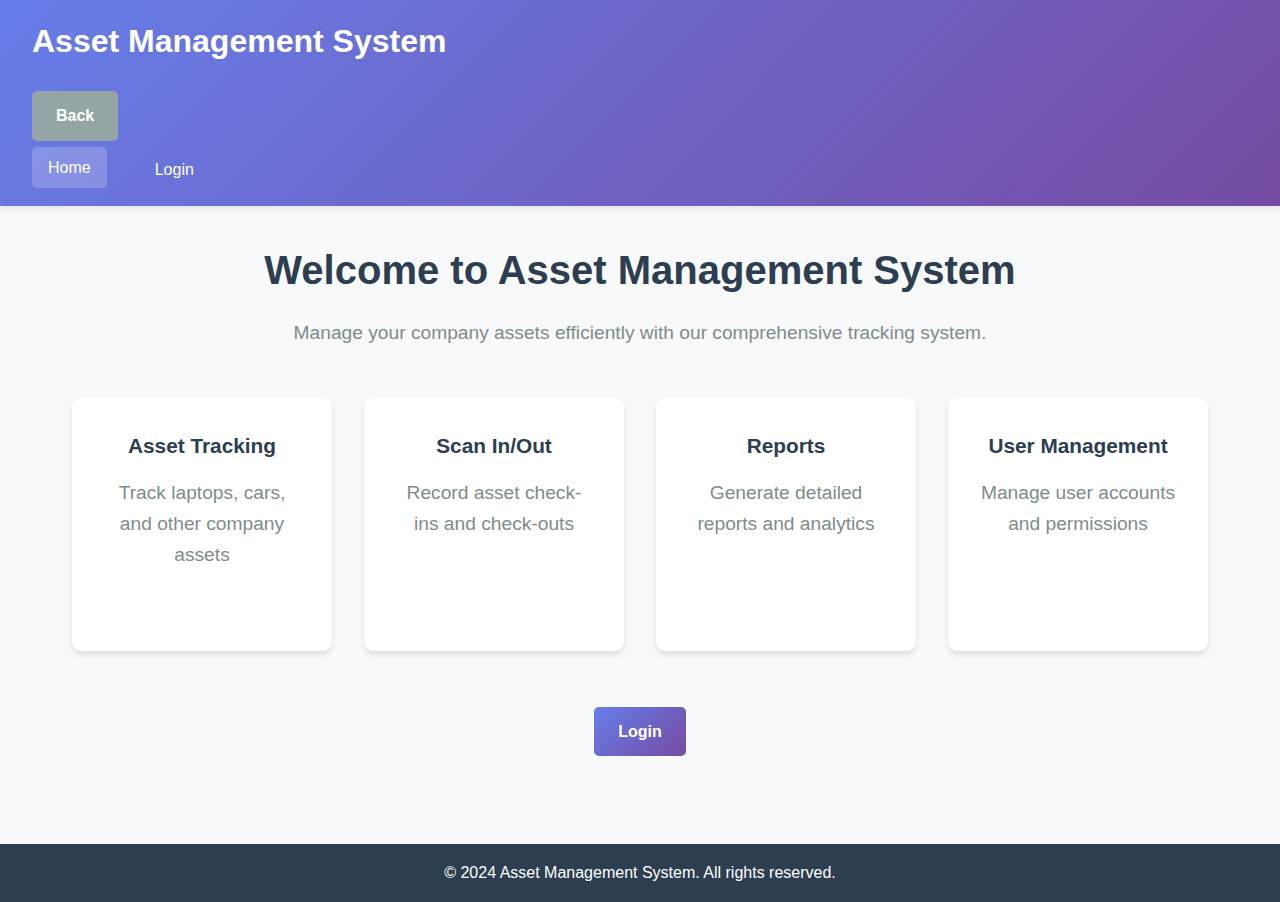
<file: index.html>
<!DOCTYPE html>
<html lang="en">
<head>
    <meta charset="UTF-8">
    <meta name="viewport" content="width=device-width, initial-scale=1.0">
    <title>Asset Management System</title>
    <link rel="stylesheet" href="styles.css">
</head>
<body>
    <div class="container">
        <header class="header">
            <h1>Asset Management System</h1>
            <a href="javascript:history.back()" class="btn btn-secondary" style="margin-left:auto">Back</a>
            <nav class="nav">
                <a href="index.html" class="nav-link active">Home</a>
                <a href="login.html" class="nav-link">Login</a>
                <a href="dashboard.html" class="nav-link">Dashboard</a>
            </nav>
        </header>

        <main class="main-content">
            <div class="welcome-section">
                <h2>Welcome to Asset Management System</h2>
                <p>Manage your company assets efficiently with our comprehensive tracking system.</p>
                
                <div class="feature-grid">
                    <div class="feature-card">
                        <h3>Asset Tracking</h3>
                        <p>Track laptops, cars, and other company assets</p>
                    </div>
                    <div class="feature-card">
                        <h3>Scan In/Out</h3>
                        <p>Record asset check-ins and check-outs</p>
                    </div>
                    <div class="feature-card">
                        <h3>Reports</h3>
                        <p>Generate detailed reports and analytics</p>
                    </div>
                    <div class="feature-card">
                        <h3>User Management</h3>
                        <p>Manage user accounts and permissions</p>
                    </div>
                </div>

                <div class="cta-buttons">
                    <a href="login.html" class="btn btn-primary">Login</a>
                </div>
            </div>
        </main>

        <footer class="footer">
            <p>&copy; 2024 Asset Management System. All rights reserved.</p>
        </footer>
    </div>

    <script src="app.js"></script>
</body>
</html>
</file>
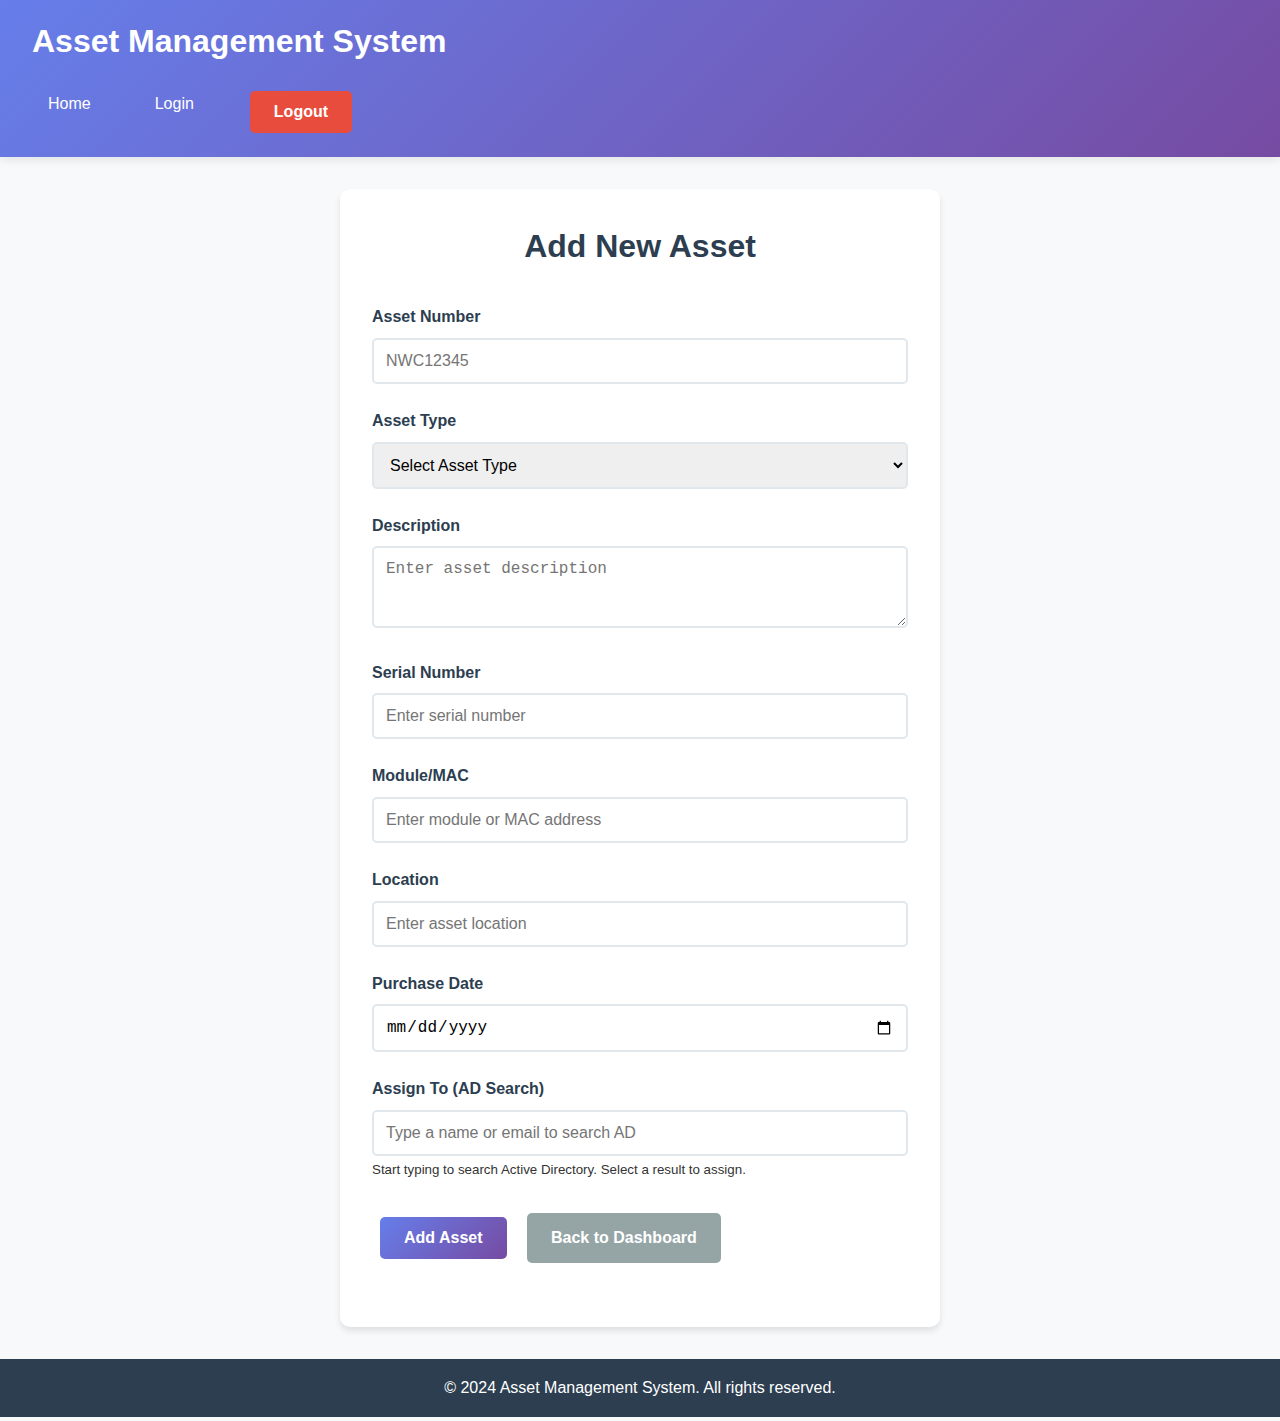
<file: add-asset.html>
<!DOCTYPE html>
<html lang="en">
<head>
    <meta charset="UTF-8">
    <meta name="viewport" content="width=device-width, initial-scale=1.0">
    <title>Add Asset - Asset Management System</title>
    <link rel="stylesheet" href="styles.css">
    <style>
        .form-container {
            max-width: 600px;
        }
    </style>
</head>
<body>
    <div class="container">
        <header class="header">
            <h1>Asset Management System</h1>
            <nav class="nav">
                <a href="index.html" class="nav-link">Home</a>
                <a href="login.html" class="nav-link">Login</a>
                <a href="dashboard.html" class="nav-link">Dashboard</a>
                <button id="logoutBtn" class="btn btn-danger ml-auto">Logout</button>
            </nav>
        </header>

        <main class="main-content">
            <div class="form-container">
                <h2 class="form-title">Add New Asset</h2>
                
                <form id="addAssetForm">
                    <div class="form-group">
                        <label for="assetNumber">Asset Number</label>
                        <input type="text" id="assetNumber" name="assetNumber" required placeholder="NWC12345">
                    </div>
                    
                    <div class="form-group">
                        <label for="assetType">Asset Type</label>
                        <select id="assetType" name="assetType" required>
                            <option value="">Select Asset Type</option>
                            <option value="laptop">Laptop</option>
                            <option value="desktop">Desktop Computer</option>
                            <option value="monitor">Monitor</option>
                            <option value="printer">Printer</option>
                            <option value="phone">Phone</option>
                            <option value="tablet">Tablet</option>
                            <option value="car">Company Car</option>
                            <option value="other">Other</option>
                        </select>
                    </div>
                    
                    <div class="form-group">
                        <label for="description">Description</label>
                        <textarea id="description" name="description" rows="3" placeholder="Enter asset description"></textarea>
                    </div>

                    <div class="form-group">
                        <label for="serialNumber">Serial Number</label>
                        <input type="text" id="serialNumber" name="serialNumber" placeholder="Enter serial number">
                    </div>

                    <div class="form-group">
                        <label for="moduleOrMac">Module/MAC</label>
                        <input type="text" id="moduleOrMac" name="moduleOrMac" placeholder="Enter module or MAC address">
                    </div>
                    
                    <div class="form-group">
                        <label for="location">Location</label>
                        <input type="text" id="location" name="location" required placeholder="Enter asset location">
                    </div>
                    
                    <div class="form-group">
                        <label for="purchaseDate">Purchase Date</label>
                        <input type="date" id="purchaseDate" name="purchaseDate">
                    </div>
                    
                    <div class="form-group">
                        <label for="adSearch">Assign To (AD Search)</label>
                        <input type="text" id="adSearch" placeholder="Type a name or email to search AD">
                        <datalist id="adResults"></datalist>
                        <input type="hidden" id="assignedTo" name="assignedTo">
                        <small>Start typing to search Active Directory. Select a result to assign.</small>
                    </div>
                    
                    <div class="form-group">
                        <button type="submit" class="btn btn-primary">Add Asset</button>
                        <a href="dashboard.html" class="btn btn-secondary">Back to Dashboard</a>
                    </div>
                </form>
            </div>
        </main>

        <footer class="footer">
            <p>&copy; 2024 Asset Management System. All rights reserved.</p>
        </footer>
    </div>

    <script src="app.js"></script>
    <script>
        // AD search hookup
        document.addEventListener('DOMContentLoaded', function() {
            const searchInput = document.getElementById('adSearch');
            const resultsList = document.getElementById('adResults');
            const assignedToInput = document.getElementById('assignedTo');

            function updateResults() {
                const term = searchInput.value.trim();
                resultsList.innerHTML = '';
                if (!term) return;
                const results = window.app?.searchActiveDirectory(term) || [];
                results.forEach(r => {
                    const option = document.createElement('option');
                    option.value = `${r.name} <${r.email}>`;
                    resultsList.appendChild(option);
                });
                searchInput.setAttribute('list', 'adResults');
            }

            searchInput.addEventListener('input', updateResults);
            searchInput.addEventListener('change', function() {
                assignedToInput.value = this.value;
            });
        });
    </script>
</body>
</html>
</file>
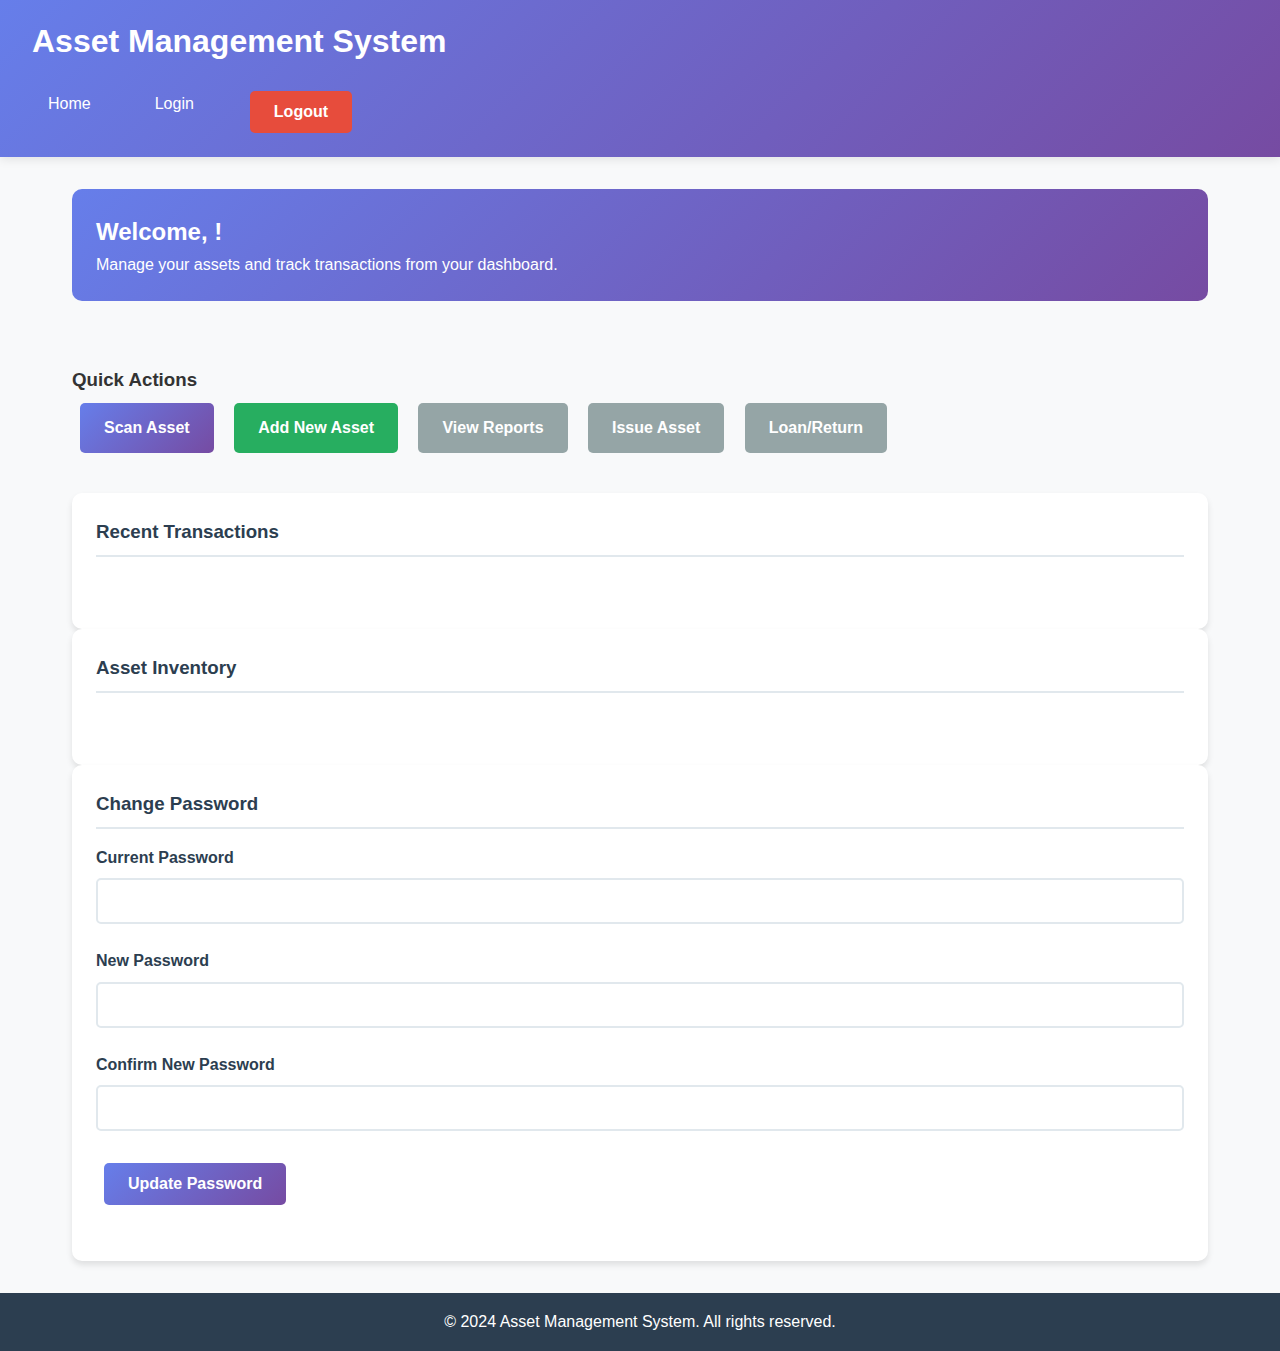
<file: dashboard.html>
<!DOCTYPE html>
<html lang="en">
<head>
    <meta charset="UTF-8">
    <meta name="viewport" content="width=device-width, initial-scale=1.0">
    <title>Dashboard - Asset Management System</title>
    <link rel="stylesheet" href="styles.css">
    <style>
        .stat-number {
            font-size: 2.5rem;
            font-weight: bold;
            color: #667eea;
            margin: 0;
        }
        .badge {
            padding: 4px 8px;
            border-radius: 12px;
            font-size: 0.8rem;
            font-weight: 600;
        }
        .badge.success {
            background-color: #d4edda;
            color: #155724;
        }
        .badge.warning {
            background-color: #fff3cd;
            color: #856404;
        }
        .btn-sm {
            padding: 6px 12px;
            font-size: 0.875rem;
        }
        .dashboard-actions {
            margin-bottom: 2rem;
        }
        .welcome-message {
            background: linear-gradient(135deg, #667eea 0%, #764ba2 100%);
            color: white;
            padding: 1.5rem;
            border-radius: 10px;
            margin-bottom: 2rem;
        }
    </style>
</head>
<body>
    <div class="container">
        <header class="header">
            <h1>Asset Management System</h1>
            <nav class="nav">
                <a href="index.html" class="nav-link">Home</a>
                <a href="login.html" class="nav-link">Login</a>
                <a href="dashboard.html" class="nav-link active">Dashboard</a>
                <button id="logoutBtn" class="btn btn-danger ml-auto">Logout</button>
            </nav>
        </header>

        <main class="main-content">
            <div id="dashboard">
                <div class="welcome-message">
                    <h2>Welcome, <span id="welcomeName"></span>!</h2>
                    <p>Manage your assets and track transactions from your dashboard.</p>
                </div>

                <!-- Dashboard Statistics -->
                <div class="dashboard-grid" id="dashboardStats">
                    <!-- Stats will be loaded here by JavaScript -->
                </div>

                <!-- Quick Actions -->
                <div class="dashboard-actions">
                    <h3>Quick Actions</h3>
                    <div class="flex-gap-wrap">
                        <a href="scan.html" class="btn btn-primary">Scan Asset</a>
                        <a href="add-asset.html" class="btn btn-success">Add New Asset</a>
                        <a href="reports.html" class="btn btn-secondary">View Reports</a>
                        <a href="issue-asset.html" class="btn btn-secondary">Issue Asset</a>
                        <a href="loan-return.html" class="btn btn-secondary">Loan/Return</a>
                    </div>
                </div>

                <!-- Recent Transactions -->
                <div class="dashboard-card">
                    <h3>Recent Transactions</h3>
                    <div class="table-container" id="recentTransactions">
                        <!-- Transactions will be loaded here by JavaScript -->
                    </div>
                </div>

                <!-- Asset List -->
                <div class="dashboard-card">
                    <h3>Asset Inventory</h3>
                    <div class="table-container" id="assetList">
                        <!-- Assets will be loaded here by JavaScript -->
                    </div>
                </div>

                <!-- Change Password -->
                <div class="dashboard-card">
                    <h3>Change Password</h3>
                    <form id="changePasswordForm" class="grid-auto-fit">
                        <div class="form-group">
                            <label for="currentPassword">Current Password</label>
                            <input type="password" id="currentPassword" name="currentPassword" required>
                        </div>
                        <div class="form-group">
                            <label for="newPassword">New Password</label>
                            <input type="password" id="newPassword" name="newPassword" required>
                        </div>
                        <div class="form-group">
                            <label for="confirmPassword">Confirm New Password</label>
                            <input type="password" id="confirmPassword" name="confirmPassword" required>
                        </div>
                        <div class="form-group">
                            <button type="submit" class="btn btn-primary">Update Password</button>
                        </div>
                    </form>
                </div>
            </div>
        </main>

        <footer class="footer">
            <p>&copy; 2024 Asset Management System. All rights reserved.</p>
        </footer>
    </div>

    <script src="app.js"></script>
</body>
</html>
</file>
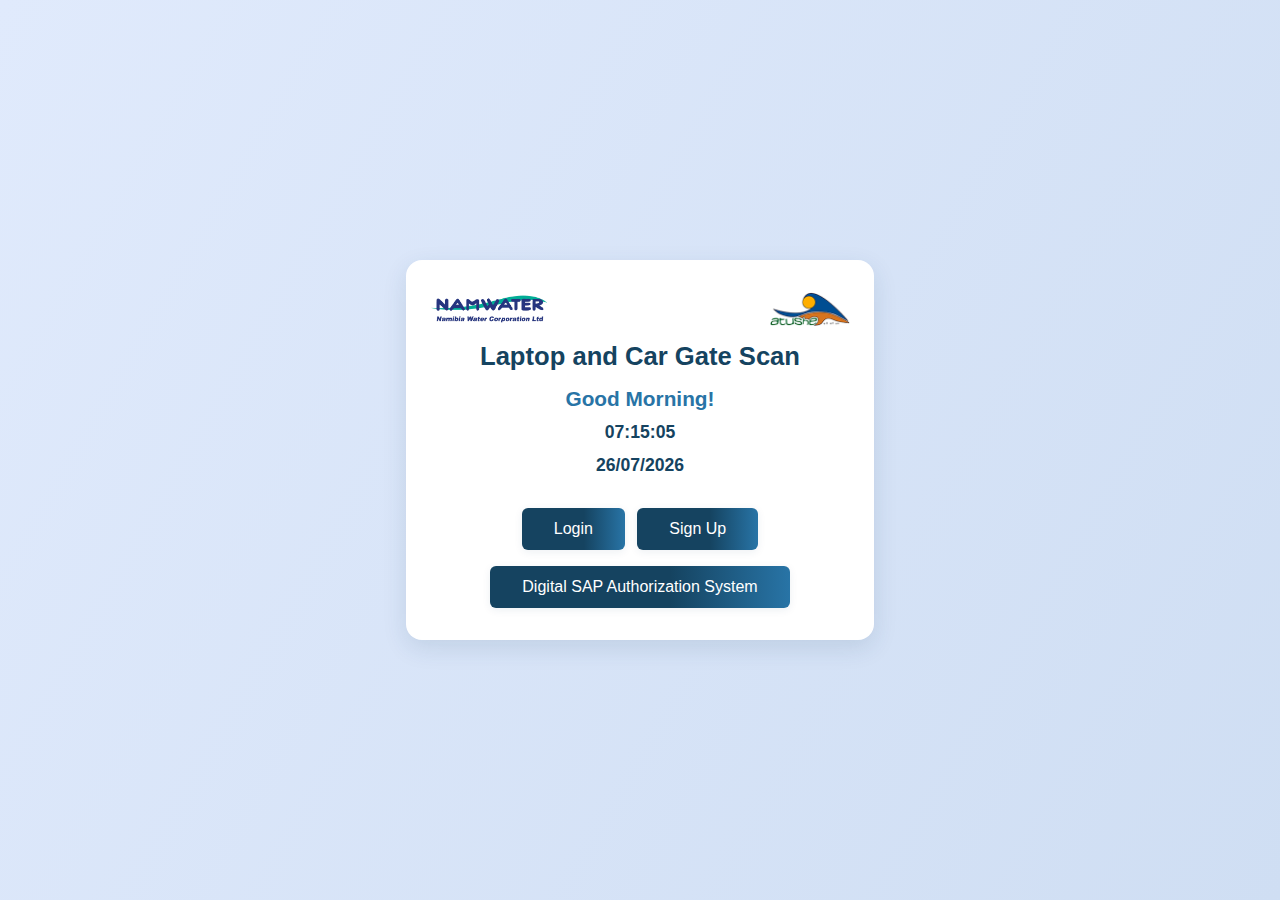
<file: homep.html>
<!DOCTYPE html>
<html lang="en">

<head>
    <meta charset="UTF-8">
    <meta name="viewport" content="width=device-width, initial-scale=1.0">
    <title>Home page</title>
    <style>
        body {
            font-family: 'Segoe UI', Arial, sans-serif;
            background: linear-gradient(120deg, #e0eafc 0%, #cfdef3 100%);
            min-height: 100vh;
            margin: 0;
            display: flex;
            justify-content: center;
            align-items: center;
        }
        .container {
            width: 100%;
            max-width: 420px;
            background: #fff;
            border-radius: 16px;
            box-shadow: 0 8px 24px rgba(21,67,96,0.12);
            padding: 32px 24px 24px 24px;
            position: relative;
        }
        .image-container {
            display: flex;
            justify-content: space-between;
            align-items: center;
            margin-bottom: 16px;
        }
        .top-left {
            width: 120px;
            height: auto;
        }
        .top-right {
            width: 80px;
            height: auto;
        }
        .nam {
            text-align: center;
            margin-bottom: 16px;
        }
        .nam h2 {
            font-size: 1.6rem;
            color: #154360;
            margin: 0;
        }
        #datetime {
            text-align: center;
            margin-bottom: 24px;
        }
        #greeting {
            font-size: 1.3rem;
            color: #2874A6;
            margin-bottom: 8px;
        }
        #time, #date {
            font-size: 1.1rem;
            color: #154360;
            margin-bottom: 4px;
        }
        .links {
            text-align: center;
            margin-top: 12px;
        }
        .btn {
            background: linear-gradient(90deg, #154360 60%, #2874A6 100%);
            color: #fff;
            padding: 12px 32px;
            border: none;
            border-radius: 6px;
            font-size: 1rem;
            font-weight: 500;
            text-decoration: none;
            margin: 8px 4px;
            box-shadow: 0 2px 8px rgba(21,67,96,0.08);
            transition: background 0.2s, box-shadow 0.2s;
            display: inline-block;
        }
        .btn:hover {
            background: linear-gradient(90deg, #D35400 60%, #E74C3C 100%);
            box-shadow: 0 4px 16px rgba(211,84,0,0.12);
        }
        @media (max-width: 600px) {
            .container {
                max-width: 98vw;
                padding: 16px 4vw;
            }
            .top-left, .top-right {
                width: 60px;
            }
            .nam h2 {
                font-size: 1.1rem;
            }
        }
    </style>
</head>
<body>
    <div class="container">
        <div class="image-container">
            <img src="logo.png" alt="Logo" class="top-left">
            <img src="atushelogo.png" alt="Atushe Logo" class="top-right">
        </div>
        <div class="nam">
            <h2>Laptop and Car Gate Scan</h2>
        </div>
        <div id="datetime">
            <h1 id="greeting">Good Morning!</h1>
            <h1 id="time"></h1>
            <h1 id="date"></h1>
        </div>
        <div class="links">
            <a href="login.html" class="btn">Login</a>
            <a href="register.html" class="btn">Sign Up</a>
            <a href="SAP forms.html" class="btn">Digital SAP Authorization System</a>
        </div>
    </div>
    <script>
        function updateTime() {
            var now = new Date();
            var hours = now.getHours();
            var minutes = now.getMinutes();
            var seconds = now.getSeconds();
            var day = now.getDate();
            var month = now.getMonth() + 1;
            var year = now.getFullYear();
            hours = hours < 10 ? '0' + hours : hours;
            minutes = minutes < 10 ? '0' + minutes : minutes;
            seconds = seconds < 10 ? '0' + seconds : seconds;
            day = day < 10 ? '0' + day : day;
            month = month < 10 ? '0' + month : month;
            document.getElementById('time').innerText = hours + ':' + minutes + ':' + seconds;
            document.getElementById('date').innerText = day + '/' + month + '/' + year;
            var greeting = document.getElementById('greeting');
            if (hours < 12) {
                greeting.innerText = "Good Morning!";
            } else if (hours < 18) {
                greeting.innerText = "Good Afternoon!";
            } else {
                greeting.innerText = "Good Evening!";
            }
        }
        setInterval(updateTime, 1000);
        updateTime();
    </script>
</body>
</html>
</file>
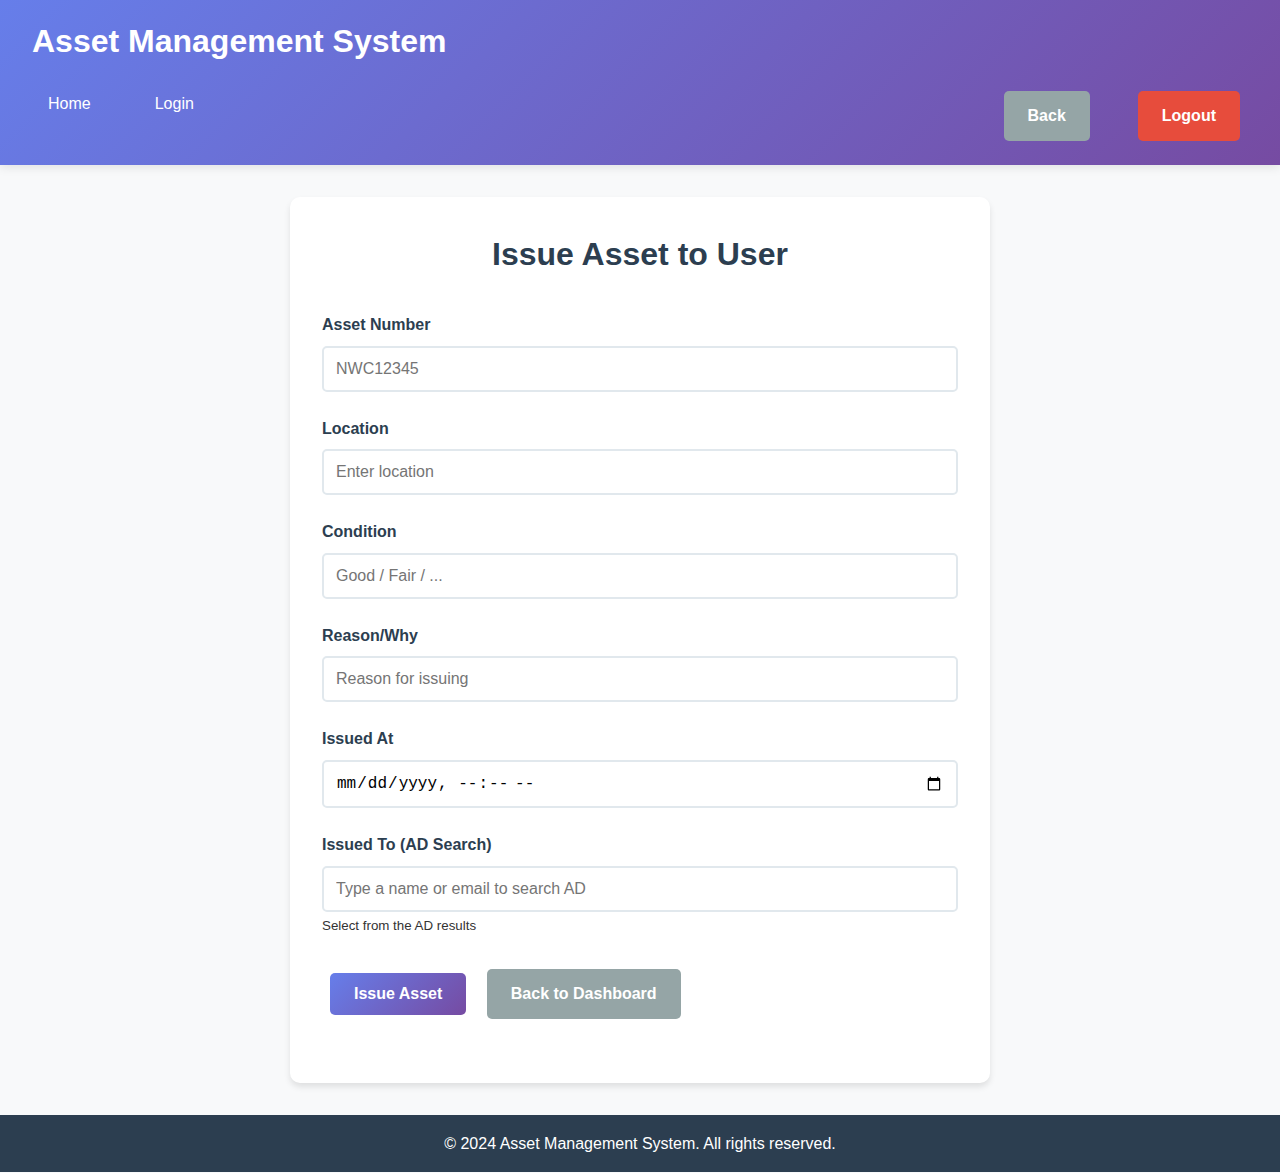
<file: issue-asset.html>
<!DOCTYPE html>
<html lang="en">
<head>
	<meta charset="UTF-8">
	<meta name="viewport" content="width=device-width, initial-scale=1.0">
	<title>Issue Asset - Asset Management System</title>
	<link rel="stylesheet" href="styles.css">
	<style>
		.form-container { max-width: 700px; }
	</style>
</head>
<body>
	<div class="container">
		<header class="header">
			<h1>Asset Management System</h1>
			<nav class="nav">
				<a href="index.html" class="nav-link">Home</a>
				<a href="login.html" class="nav-link">Login</a>
				<a href="dashboard.html" class="nav-link">Dashboard</a>
				<a href="javascript:history.back()" class="btn btn-secondary" style="margin-left:auto">Back</a>
				<button id="logoutBtn" class="btn btn-danger">Logout</button>
			</nav>
		</header>

		<main class="main-content">
			<div class="form-container">
				<h2 class="form-title">Issue Asset to User</h2>
				<form id="issueAssetForm">
					<div class="grid-auto-fit">
						<div class="form-group">
							<label for="assetNumber">Asset Number</label>
							<input type="text" id="assetNumber" name="assetNumber" required placeholder="NWC12345">
						</div>
						<div class="form-group">
							<label for="location">Location</label>
							<input type="text" id="location" name="location" placeholder="Enter location">
						</div>
						<div class="form-group">
							<label for="condition">Condition</label>
							<input type="text" id="condition" name="condition" placeholder="Good / Fair / ...">
						</div>
						<div class="form-group">
							<label for="reason">Reason/Why</label>
							<input type="text" id="reason" name="reason" placeholder="Reason for issuing">
						</div>
						<div class="form-group">
							<label for="issuedAt">Issued At</label>
							<input type="datetime-local" id="issuedAt" name="issuedAt">
						</div>
					</div>

					<div class="form-group">
						<label for="issuedToSearch">Issued To (AD Search)</label>
						<input type="text" id="issuedToSearch" placeholder="Type a name or email to search AD">
						<datalist id="issuedToResults"></datalist>
						<input type="hidden" id="issuedTo" name="issuedTo">
						<small>Select from the AD results</small>
					</div>

					<div class="form-group">
						<button type="submit" class="btn btn-primary">Issue Asset</button>
						<a href="dashboard.html" class="btn btn-secondary">Back to Dashboard</a>
					</div>
				</form>
			</div>
		</main>

		<footer class="footer">
			<p>&copy; 2024 Asset Management System. All rights reserved.</p>
		</footer>
	</div>

	<script src="app.js"></script>
	<script>
		document.addEventListener('DOMContentLoaded', function() {
			const searchInput = document.getElementById('issuedToSearch');
			const resultsList = document.getElementById('issuedToResults');
			const issuedTo = document.getElementById('issuedTo');

			function updateResults() {
				const term = searchInput.value.trim();
				resultsList.innerHTML = '';
				if (!term) return;
				const results = window.app?.searchActiveDirectory(term) || [];
				results.forEach(r => {
					const option = document.createElement('option');
					option.value = `${r.name} <${r.email}>`;
					resultsList.appendChild(option);
				});
				searchInput.setAttribute('list', 'issuedToResults');
			}

			searchInput.addEventListener('input', updateResults);
			searchInput.addEventListener('change', function() { issuedTo.value = this.value; });
		});
	</script>
</body>
</html>
</file>
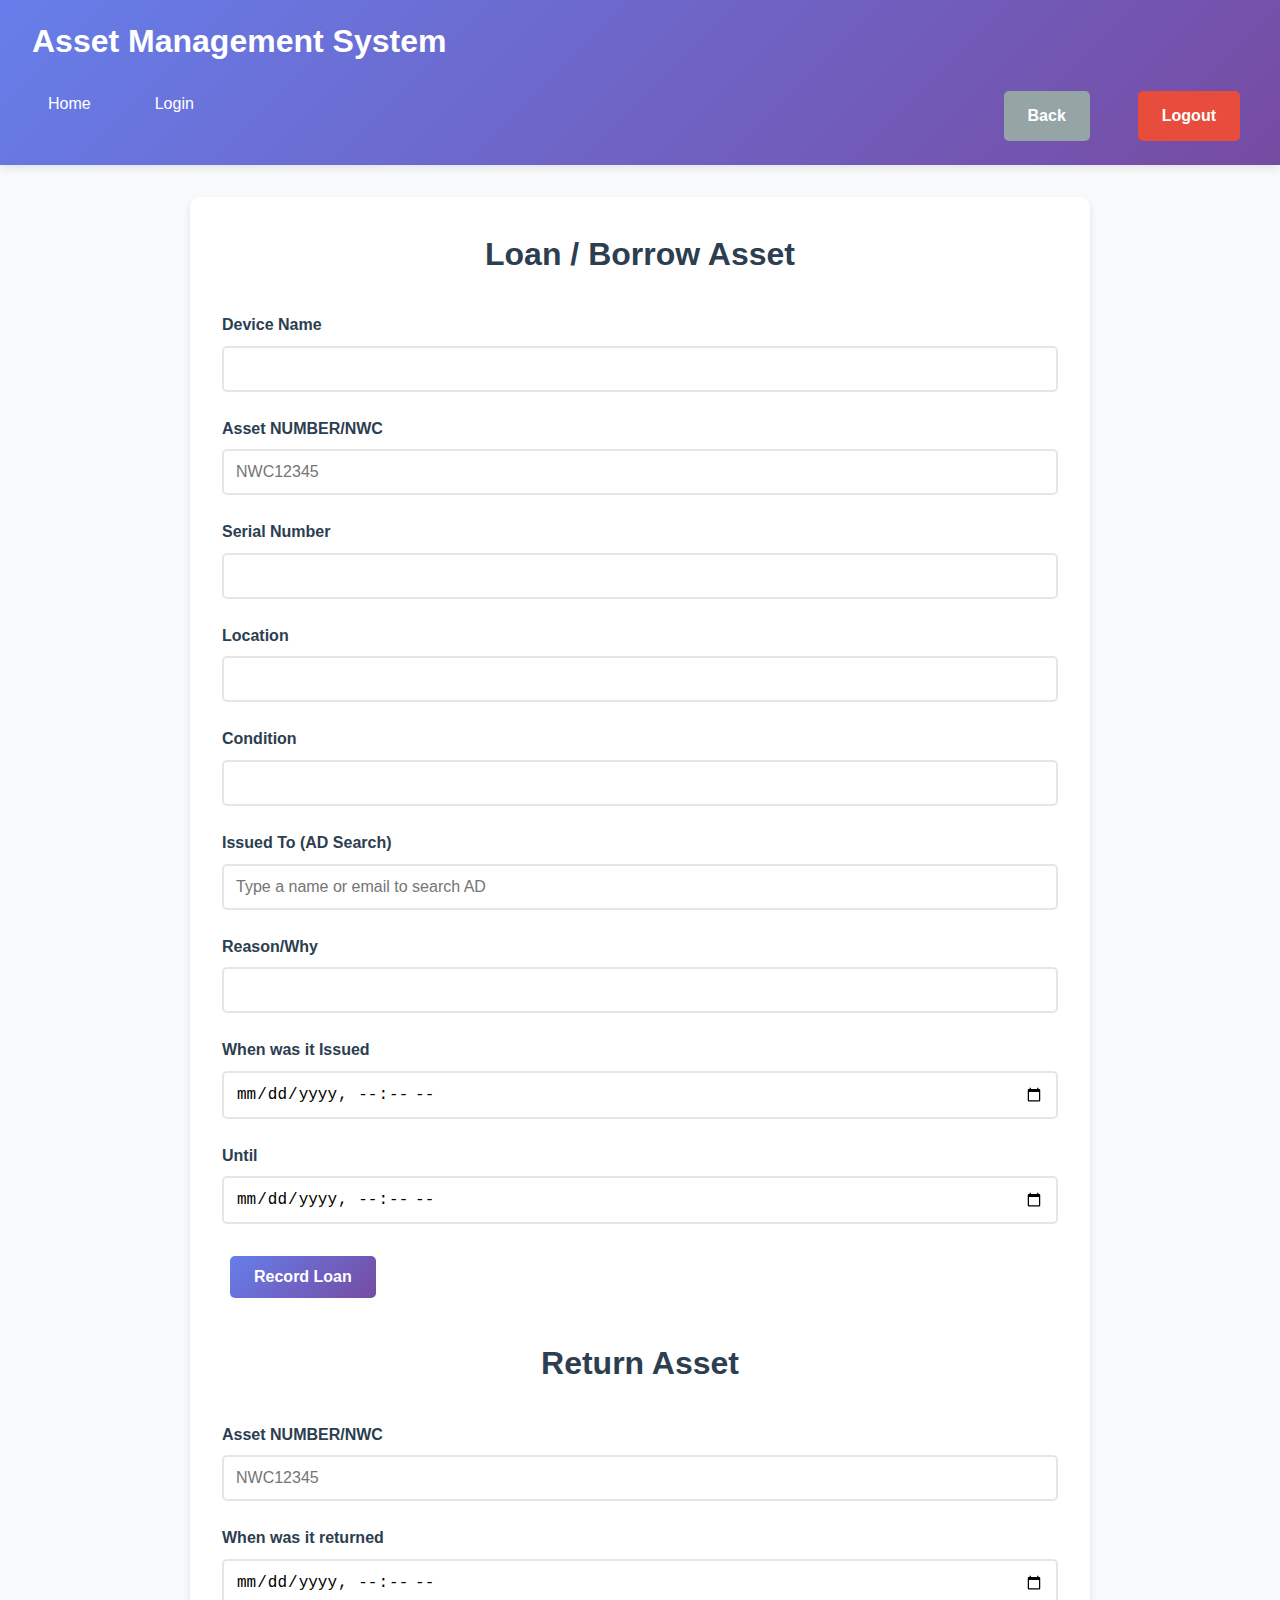
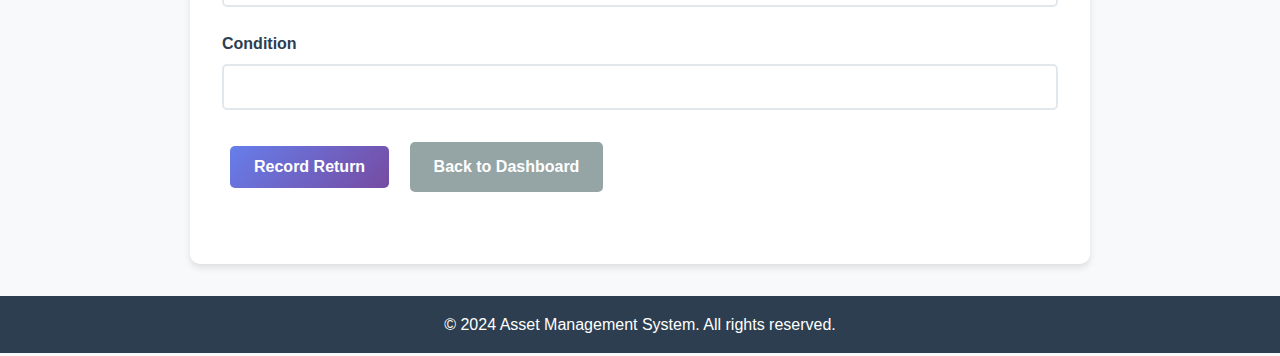
<file: loan-return.html>
<!DOCTYPE html>
<html lang="en">
<head>
	<meta charset="UTF-8">
	<meta name="viewport" content="width=device-width, initial-scale=1.0">
	<title>Loan / Return - Asset Management System</title>
	<link rel="stylesheet" href="styles.css">
	<style>
		.form-container { max-width: 900px; }
		.section { margin-bottom: 2rem; }
	</style>
</head>
<body>
	<div class="container">
		<header class="header">
			<h1>Asset Management System</h1>
			<nav class="nav">
				<a href="index.html" class="nav-link">Home</a>
				<a href="login.html" class="nav-link">Login</a>
				<a href="dashboard.html" class="nav-link">Dashboard</a>
				<a href="javascript:history.back()" class="btn btn-secondary" style="margin-left:auto">Back</a>
				<button id="logoutBtn" class="btn btn-danger">Logout</button>
			</nav>
		</header>

		<main class="main-content">
			<div class="form-container">
				<h2 class="form-title">Loan / Borrow Asset</h2>
				<form id="loanAssetForm" class="section">
					<div class="grid-auto-fit">
						<div class="form-group">
							<label for="deviceName">Device Name</label>
							<input type="text" id="deviceName" name="deviceName" required>
						</div>
						<div class="form-group">
							<label for="assetNumber">Asset NUMBER/NWC</label>
							<input type="text" id="assetNumber" name="assetNumber" required placeholder="NWC12345">
						</div>
						<div class="form-group">
							<label for="serialNumber">Serial Number</label>
							<input type="text" id="serialNumber" name="serialNumber">
						</div>
						<div class="form-group">
							<label for="location">Location</label>
							<input type="text" id="location" name="location">
						</div>
						<div class="form-group">
							<label for="condition">Condition</label>
							<input type="text" id="condition" name="condition">
						</div>
						<div class="form-group">
							<label for="issuedToSearch">Issued To (AD Search)</label>
							<input type="text" id="issuedToSearch" placeholder="Type a name or email to search AD">
							<datalist id="issuedToResults"></datalist>
							<input type="hidden" id="issuedTo" name="issuedTo">
						</div>
						<div class="form-group">
							<label for="reason">Reason/Why</label>
							<input type="text" id="reason" name="reason">
						</div>
						<div class="form-group">
							<label for="issuedAt">When was it Issued</label>
							<input type="datetime-local" id="issuedAt" name="issuedAt">
						</div>
						<div class="form-group">
							<label for="until">Until</label>
							<input type="datetime-local" id="until" name="until">
						</div>
					</div>
					<div class="form-group">
						<button type="submit" class="btn btn-primary">Record Loan</button>
					</div>
				</form>

				<h2 class="form-title">Return Asset</h2>
				<form id="returnAssetForm" class="section">
					<div class="grid-auto-fit">
						<div class="form-group">
							<label for="returnAssetNumber">Asset NUMBER/NWC</label>
							<input type="text" id="returnAssetNumber" name="assetNumber" required placeholder="NWC12345">
						</div>
						<div class="form-group">
							<label for="returnedAt">When was it returned</label>
							<input type="datetime-local" id="returnedAt" name="returnedAt">
						</div>
						<div class="form-group">
							<label for="returnCondition">Condition</label>
							<input type="text" id="returnCondition" name="returnCondition">
						</div>
					</div>
					<div class="form-group">
						<button type="submit" class="btn btn-primary">Record Return</button>
						<a href="dashboard.html" class="btn btn-secondary">Back to Dashboard</a>
					</div>
				</form>
			</div>
		</main>

		<footer class="footer">
			<p>&copy; 2024 Asset Management System. All rights reserved.</p>
		</footer>
	</div>

	<script src="app.js"></script>
	<script>
		document.addEventListener('DOMContentLoaded', function() {
			const searchInput = document.getElementById('issuedToSearch');
			const resultsList = document.getElementById('issuedToResults');
			const issuedTo = document.getElementById('issuedTo');

			function updateResults() {
				const term = searchInput.value.trim();
				resultsList.innerHTML = '';
				if (!term) return;
				const results = window.app?.searchActiveDirectory(term) || [];
				results.forEach(r => {
					const option = document.createElement('option');
					option.value = `${r.name} <${r.email}>`;
					resultsList.appendChild(option);
				});
				searchInput.setAttribute('list', 'issuedToResults');
			}

			searchInput.addEventListener('input', updateResults);
			searchInput.addEventListener('change', function() { issuedTo.value = this.value; });
		});
	</script>
</body>
</html>
</file>
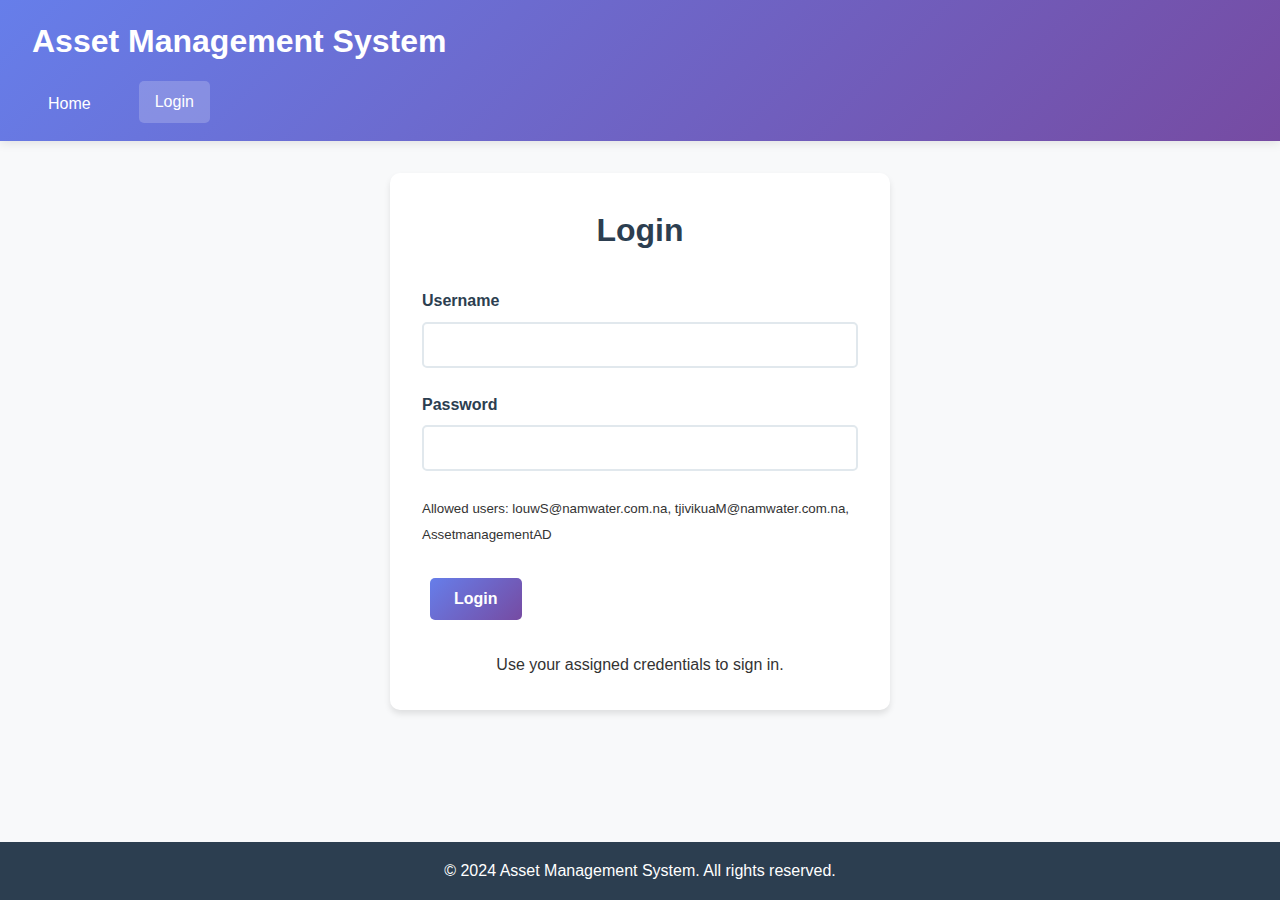
<file: login.html>
<!DOCTYPE html>
<html lang="en">
<head>
    <meta charset="UTF-8">
    <meta name="viewport" content="width=device-width, initial-scale=1.0">
    <title>Login - Asset Management System</title>
    <link rel="stylesheet" href="styles.css">
</head>
<body>
    <div class="container">
        <header class="header">
            <h1>Asset Management System</h1>
            <nav class="nav">
                <a href="index.html" class="nav-link">Home</a>
                <a href="login.html" class="nav-link active">Login</a>
                <a href="dashboard.html" class="nav-link">Dashboard</a>
            </nav>
        </header>

        <main class="main-content">
            <div class="form-container">
                <h2 class="form-title">Login</h2>
                
                <form id="loginForm">
                    <div class="form-group">
                        <label for="username">Username</label>
                        <input type="text" id="username" name="username" required>
                    </div>
                    
                    <div class="form-group">
                        <label for="password">Password</label>
                        <input type="password" id="password" name="password" required>
                    </div>
                    <div class="form-group">
                        <small>Allowed users: louwS@namwater.com.na, tjivikuaM@namwater.com.na, AssetmanagementAD</small>
                    </div>
                    
                    <div class="form-group">
                        <button type="submit" class="btn btn-primary">Login</button>
                    </div>
                    
                    <div class="text-center">
                        <p>Use your assigned credentials to sign in.</p>
                    </div>
                </form>
            </div>
        </main>

        <footer class="footer">
            <p>&copy; 2024 Asset Management System. All rights reserved.</p>
        </footer>
    </div>

    <script src="app.js"></script>
</body>
</html>
</file>
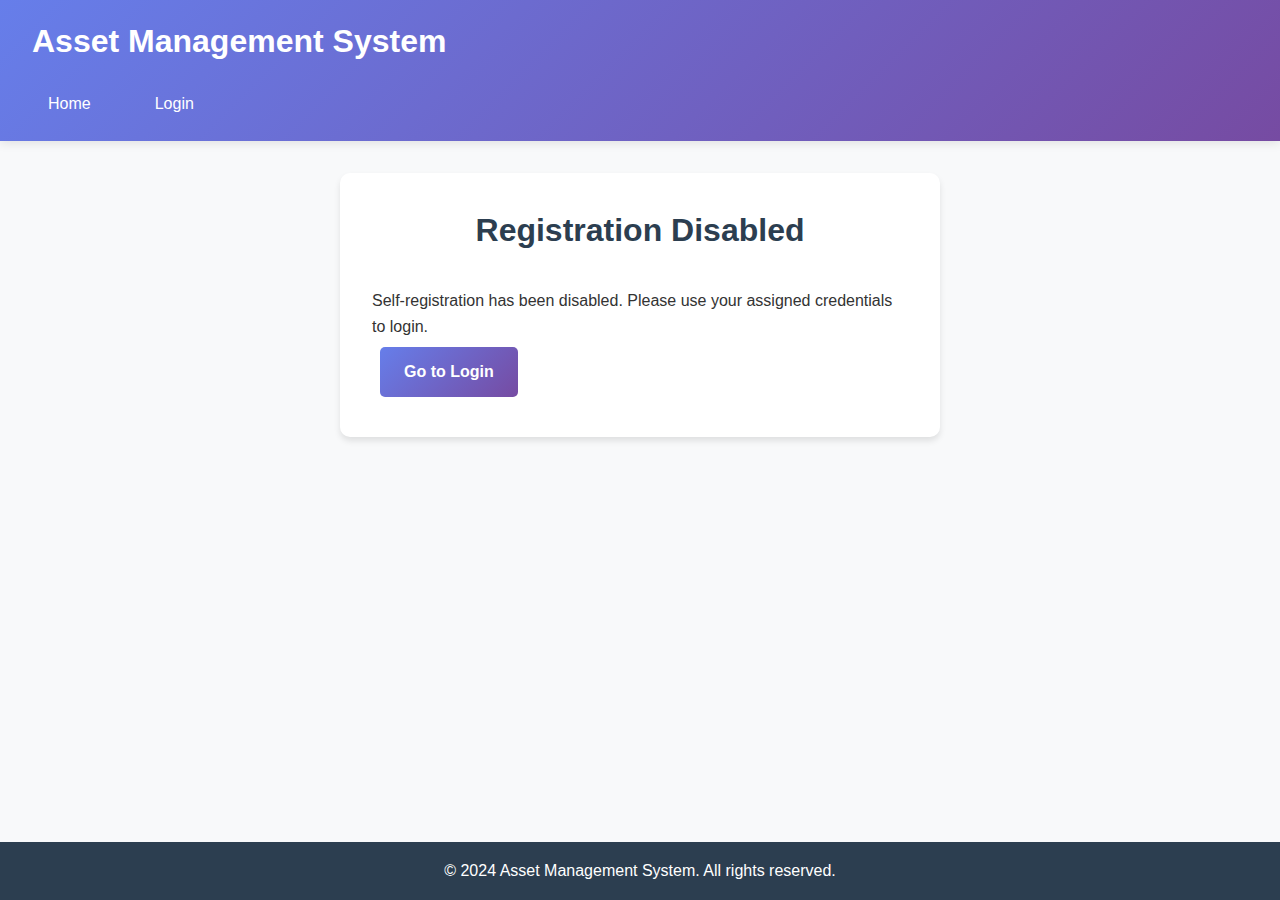
<file: register.html>
<!DOCTYPE html>
<html lang="en">
<head>
    <meta charset="UTF-8">
    <meta name="viewport" content="width=device-width, initial-scale=1.0">
    <title>Register - Asset Management System</title>
    <link rel="stylesheet" href="styles.css">
    <style>
        .toggle-password {
            position: relative;
        }
        .toggle-password .eye {
            position: absolute;
            top: 50%;
            right: 10px;
            transform: translateY(-50%);
            cursor: pointer;
            font-size: 18px;
            user-select: none;
        }
        .form-container {
            max-width: 600px;
        }
    </style>
</head>
<body>
    <div class="container">
        <header class="header">
            <h1>Asset Management System</h1>
            <nav class="nav">
                <a href="index.html" class="nav-link">Home</a>
                <a href="login.html" class="nav-link">Login</a>
                <a href="dashboard.html" class="nav-link">Dashboard</a>
            </nav>
        </header>

        <main class="main-content">
            <div class="form-container">
                <h2 class="form-title">Registration Disabled</h2>
                
                <div class="user-card">
                    <p>Self-registration has been disabled. Please use your assigned credentials to login.</p>
                    <a href="login.html" class="btn btn-primary">Go to Login</a>
                </div>
            </div>
        </main>

        <footer class="footer">
            <p>&copy; 2024 Asset Management System. All rights reserved.</p>
        </footer>
    </div>

    <script src="app.js"></script>
</body>
</html>
</file>
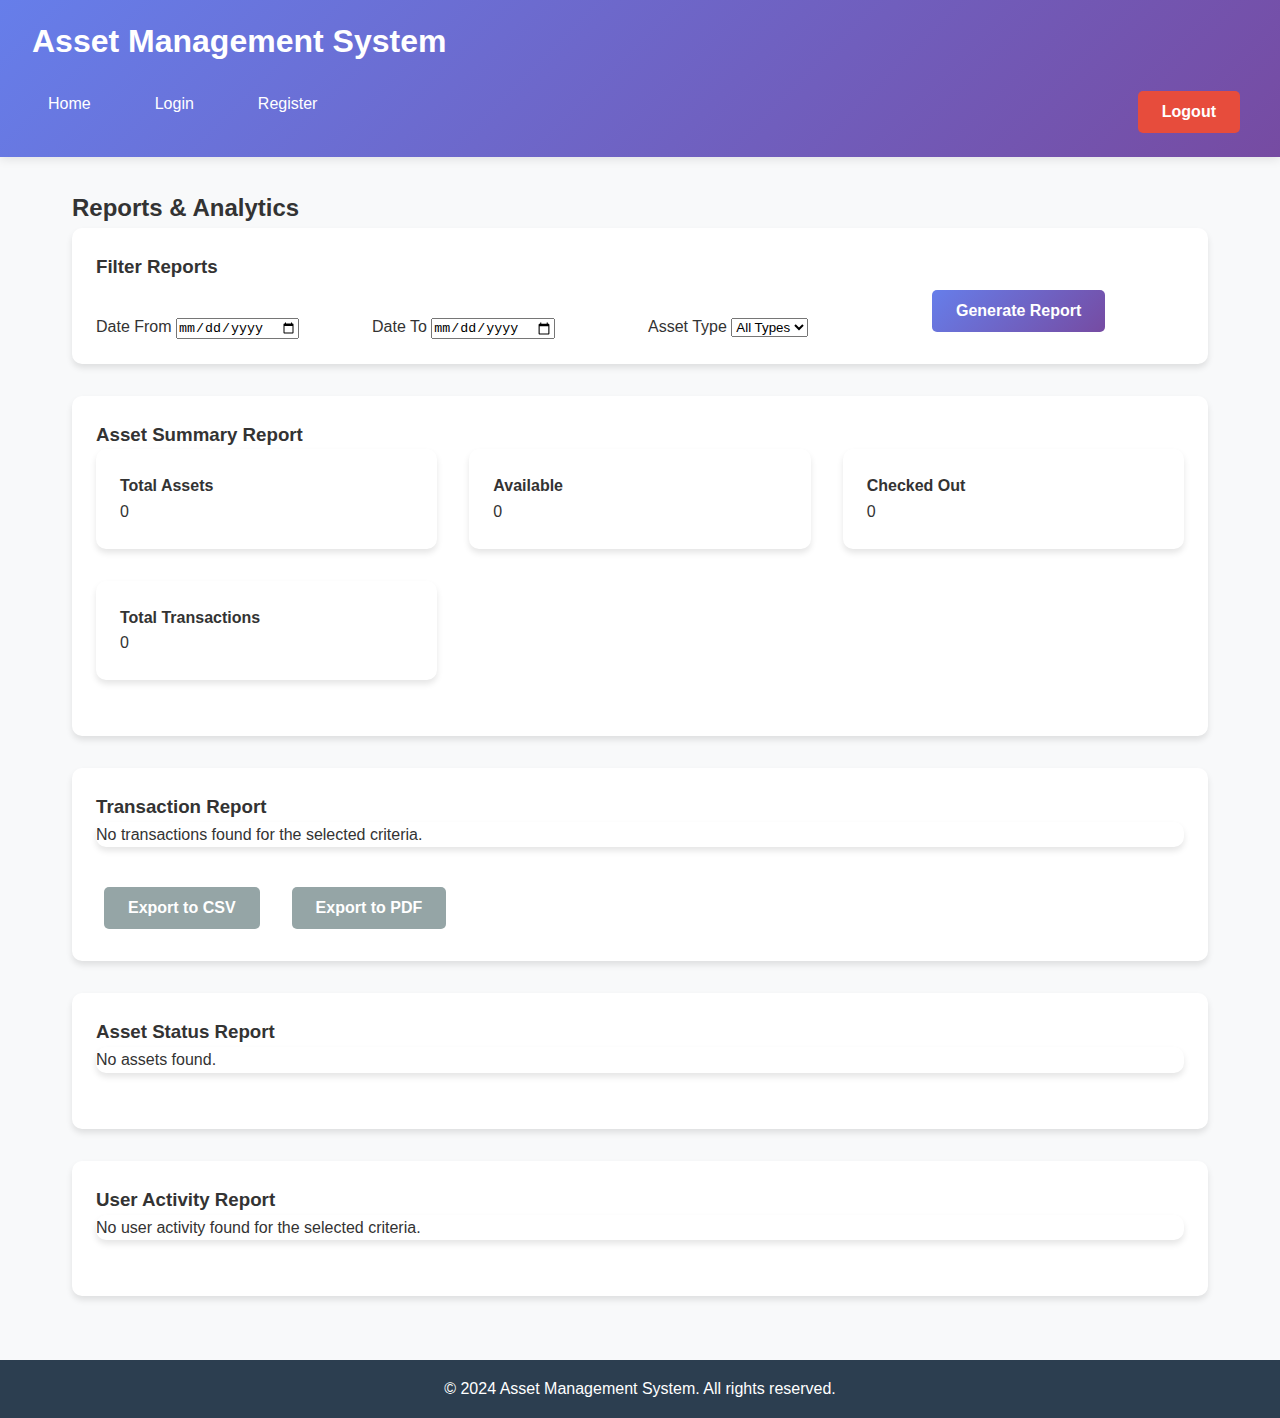
<file: reports.html>
<!DOCTYPE html>
<html lang="en">
<head>
    <meta charset="UTF-8">
    <meta name="viewport" content="width=device-width, initial-scale=1.0">
    <title>Reports - Asset Management System</title>
    <link rel="stylesheet" href="styles.css">
    <style>
        .report-card {
            background: white;
            padding: 1.5rem;
            border-radius: 10px;
            box-shadow: 0 4px 6px rgba(0,0,0,0.1);
            margin-bottom: 2rem;
        }
        .report-filters {
            background: white;
            padding: 1.5rem;
            border-radius: 10px;
            box-shadow: 0 4px 6px rgba(0,0,0,0.1);
            margin-bottom: 2rem;
        }
        .filter-row {
            display: flex;
            gap: 1rem;
            flex-wrap: wrap;
            align-items: end;
        }
        .filter-group {
            flex: 1;
            min-width: 200px;
        }
        .export-buttons {
            margin-top: 1rem;
            display: flex;
            gap: 1rem;
            flex-wrap: wrap;
        }
    </style>
</head>
<body>
    <div class="container">
        <header class="header">
            <h1>Asset Management System</h1>
            <nav class="nav">
                <a href="index.html" class="nav-link">Home</a>
                <a href="login.html" class="nav-link">Login</a>
                <a href="register.html" class="nav-link">Register</a>
                <a href="dashboard.html" class="nav-link">Dashboard</a>
                <button id="logoutBtn" class="btn btn-danger" style="margin-left: auto;">Logout</button>
            </nav>
        </header>

        <main class="main-content">
            <h2>Reports & Analytics</h2>

            <!-- Report Filters -->
            <div class="report-filters">
                <h3>Filter Reports</h3>
                <div class="filter-row">
                    <div class="filter-group">
                        <label for="dateFrom">Date From</label>
                        <input type="date" id="dateFrom" name="dateFrom">
                    </div>
                    <div class="filter-group">
                        <label for="dateTo">Date To</label>
                        <input type="date" id="dateTo" name="dateTo">
                    </div>
                    <div class="filter-group">
                        <label for="assetType">Asset Type</label>
                        <select id="assetType" name="assetType">
                            <option value="">All Types</option>
                            <option value="laptop">Laptop</option>
                            <option value="desktop">Desktop</option>
                            <option value="monitor">Monitor</option>
                            <option value="printer">Printer</option>
                            <option value="phone">Phone</option>
                            <option value="tablet">Tablet</option>
                            <option value="car">Car</option>
                            <option value="other">Other</option>
                        </select>
                    </div>
                    <div class="filter-group">
                        <button onclick="generateReports()" class="btn btn-primary">Generate Report</button>
                    </div>
                </div>
            </div>

            <!-- Asset Summary Report -->
            <div class="report-card">
                <h3>Asset Summary Report</h3>
                <div class="dashboard-grid" id="assetSummary">
                    <!-- Asset summary will be loaded here -->
                </div>
            </div>

            <!-- Transaction Report -->
            <div class="report-card">
                <h3>Transaction Report</h3>
                <div class="table-container" id="transactionReport">
                    <!-- Transaction report will be loaded here -->
                </div>
                <div class="export-buttons">
                    <button onclick="exportToCSV()" class="btn btn-secondary">Export to CSV</button>
                    <button onclick="exportToPDF()" class="btn btn-secondary">Export to PDF</button>
                </div>
            </div>

            <!-- Asset Status Report -->
            <div class="report-card">
                <h3>Asset Status Report</h3>
                <div class="table-container" id="assetStatusReport">
                    <!-- Asset status report will be loaded here -->
                </div>
            </div>

            <!-- User Activity Report -->
            <div class="report-card">
                <h3>User Activity Report</h3>
                <div class="table-container" id="userActivityReport">
                    <!-- User activity report will be loaded here -->
                </div>
            </div>
        </main>

        <footer class="footer">
            <p>&copy; 2024 Asset Management System. All rights reserved.</p>
        </footer>
    </div>

    <script src="app.js"></script>
    <script>
        // Reports functionality
        function generateReports() {
            const dateFrom = document.getElementById('dateFrom').value;
            const dateTo = document.getElementById('dateTo').value;
            const assetType = document.getElementById('assetType').value;

            generateAssetSummary();
            generateTransactionReport(dateFrom, dateTo, assetType);
            generateAssetStatusReport();
            generateUserActivityReport(dateFrom, dateTo);
        }

        function generateAssetSummary() {
            const assets = JSON.parse(localStorage.getItem('assets')) || [];
            const transactions = JSON.parse(localStorage.getItem('transactions')) || [];

            const totalAssets = assets.length;
            const availableAssets = assets.filter(a => a.status === 'available').length;
            const checkedOutAssets = assets.filter(a => a.status === 'checked_out').length;
            const totalTransactions = transactions.length;

            const summaryHTML = `
                <div class="dashboard-card">
                    <h4>Total Assets</h4>
                    <p class="stat-number">${totalAssets}</p>
                </div>
                <div class="dashboard-card">
                    <h4>Available</h4>
                    <p class="stat-number">${availableAssets}</p>
                </div>
                <div class="dashboard-card">
                    <h4>Checked Out</h4>
                    <p class="stat-number">${checkedOutAssets}</p>
                </div>
                <div class="dashboard-card">
                    <h4>Total Transactions</h4>
                    <p class="stat-number">${totalTransactions}</p>
                </div>
            `;

            document.getElementById('assetSummary').innerHTML = summaryHTML;
        }

        function generateTransactionReport(dateFrom, dateTo, assetType) {
            let transactions = JSON.parse(localStorage.getItem('transactions')) || [];
            const assets = JSON.parse(localStorage.getItem('assets')) || [];

            // Filter by date range
            if (dateFrom) {
                transactions = transactions.filter(t => new Date(t.timestamp) >= new Date(dateFrom));
            }
            if (dateTo) {
                transactions = transactions.filter(t => new Date(t.timestamp) <= new Date(dateTo));
            }

            // Filter by asset type
            if (assetType) {
                const assetIds = assets.filter(a => a.type === assetType).map(a => a.id);
                transactions = transactions.filter(t => assetIds.includes(t.assetId));
            }

            if (transactions.length === 0) {
                document.getElementById('transactionReport').innerHTML = '<p>No transactions found for the selected criteria.</p>';
                return;
            }

            const tableHTML = `
                <table>
                    <thead>
                        <tr>
                            <th>Date</th>
                            <th>Asset</th>
                            <th>Action</th>
                            <th>User</th>
                            <th>Location</th>
                        </tr>
                    </thead>
                    <tbody>
                        ${transactions.map(t => `
                            <tr>
                                <td>${new Date(t.timestamp).toLocaleDateString()}</td>
                                <td>${t.assetNumber}</td>
                                <td><span class="badge ${t.action === 'in' ? 'success' : 'warning'}">${t.action.toUpperCase()}</span></td>
                                <td>${t.userName}</td>
                                <td>${t.location}</td>
                            </tr>
                        `).join('')}
                    </tbody>
                </table>
            `;

            document.getElementById('transactionReport').innerHTML = tableHTML;
        }

        function generateAssetStatusReport() {
            const assets = JSON.parse(localStorage.getItem('assets')) || [];
            const users = JSON.parse(localStorage.getItem('users')) || [];

            if (assets.length === 0) {
                document.getElementById('assetStatusReport').innerHTML = '<p>No assets found.</p>';
                return;
            }

            const tableHTML = `
                <table>
                    <thead>
                        <tr>
                            <th>Asset Number</th>
                            <th>Type</th>
                            <th>Status</th>
                            <th>Assigned To</th>
                            <th>Location</th>
                        </tr>
                    </thead>
                    <tbody>
                        ${assets.map(asset => {
                            const assignedUser = users.find(u => u.id === asset.assignedTo);
                            return `
                                <tr>
                                    <td>${asset.assetNumber}</td>
                                    <td>${asset.type}</td>
                                    <td><span class="badge ${asset.status === 'available' ? 'success' : 'warning'}">${asset.status}</span></td>
                                    <td>${assignedUser ? `${assignedUser.firstname} ${assignedUser.surname}` : 'Not Assigned'}</td>
                                    <td>${asset.location}</td>
                                </tr>
                            `;
                        }).join('')}
                    </tbody>
                </table>
            `;

            document.getElementById('assetStatusReport').innerHTML = tableHTML;
        }

        function generateUserActivityReport(dateFrom, dateTo) {
            const transactions = JSON.parse(localStorage.getItem('transactions')) || [];
            const users = JSON.parse(localStorage.getItem('users')) || [];

            let filteredTransactions = transactions;

            // Filter by date range
            if (dateFrom) {
                filteredTransactions = filteredTransactions.filter(t => new Date(t.timestamp) >= new Date(dateFrom));
            }
            if (dateTo) {
                filteredTransactions = filteredTransactions.filter(t => new Date(t.timestamp) <= new Date(dateTo));
            }

            // Group by user
            const userActivity = {};
            filteredTransactions.forEach(t => {
                if (!userActivity[t.userName]) {
                    userActivity[t.userName] = { checkIns: 0, checkOuts: 0 };
                }
                if (t.action === 'in') {
                    userActivity[t.userName].checkIns++;
                } else {
                    userActivity[t.userName].checkOuts++;
                }
            });

            if (Object.keys(userActivity).length === 0) {
                document.getElementById('userActivityReport').innerHTML = '<p>No user activity found for the selected criteria.</p>';
                return;
            }

            const tableHTML = `
                <table>
                    <thead>
                        <tr>
                            <th>User</th>
                            <th>Check Ins</th>
                            <th>Check Outs</th>
                            <th>Total Activity</th>
                        </tr>
                    </thead>
                    <tbody>
                        ${Object.entries(userActivity).map(([userName, activity]) => `
                            <tr>
                                <td>${userName}</td>
                                <td>${activity.checkIns}</td>
                                <td>${activity.checkOuts}</td>
                                <td>${activity.checkIns + activity.checkOuts}</td>
                            </tr>
                        `).join('')}
                    </tbody>
                </table>
            `;

            document.getElementById('userActivityReport').innerHTML = tableHTML;
        }

        function exportToCSV() {
            const table = document.querySelector('#transactionReport table');
            if (!table) return;

            let csv = [];
            const rows = table.querySelectorAll('tr');
            
            for (let i = 0; i < rows.length; i++) {
                const row = [], cols = rows[i].querySelectorAll('td, th');
                
                for (let j = 0; j < cols.length; j++) {
                    let text = cols[j].innerText.replace(/"/g, '""');
                    row.push('"' + text + '"');
                }
                
                csv.push(row.join(','));
            }

            const csvContent = csv.join('\n');
            const blob = new Blob([csvContent], { type: 'text/csv' });
            const url = window.URL.createObjectURL(blob);
            const a = document.createElement('a');
            a.href = url;
            a.download = 'transaction_report.csv';
            a.click();
            window.URL.revokeObjectURL(url);
        }

        function exportToPDF() {
            alert('PDF export functionality would be implemented here. For now, you can use the browser\'s print function (Ctrl+P) to save as PDF.');
        }

        // Generate initial reports when page loads
        document.addEventListener('DOMContentLoaded', function() {
            generateReports();
        });
    </script>
</body>
</html>
</file>
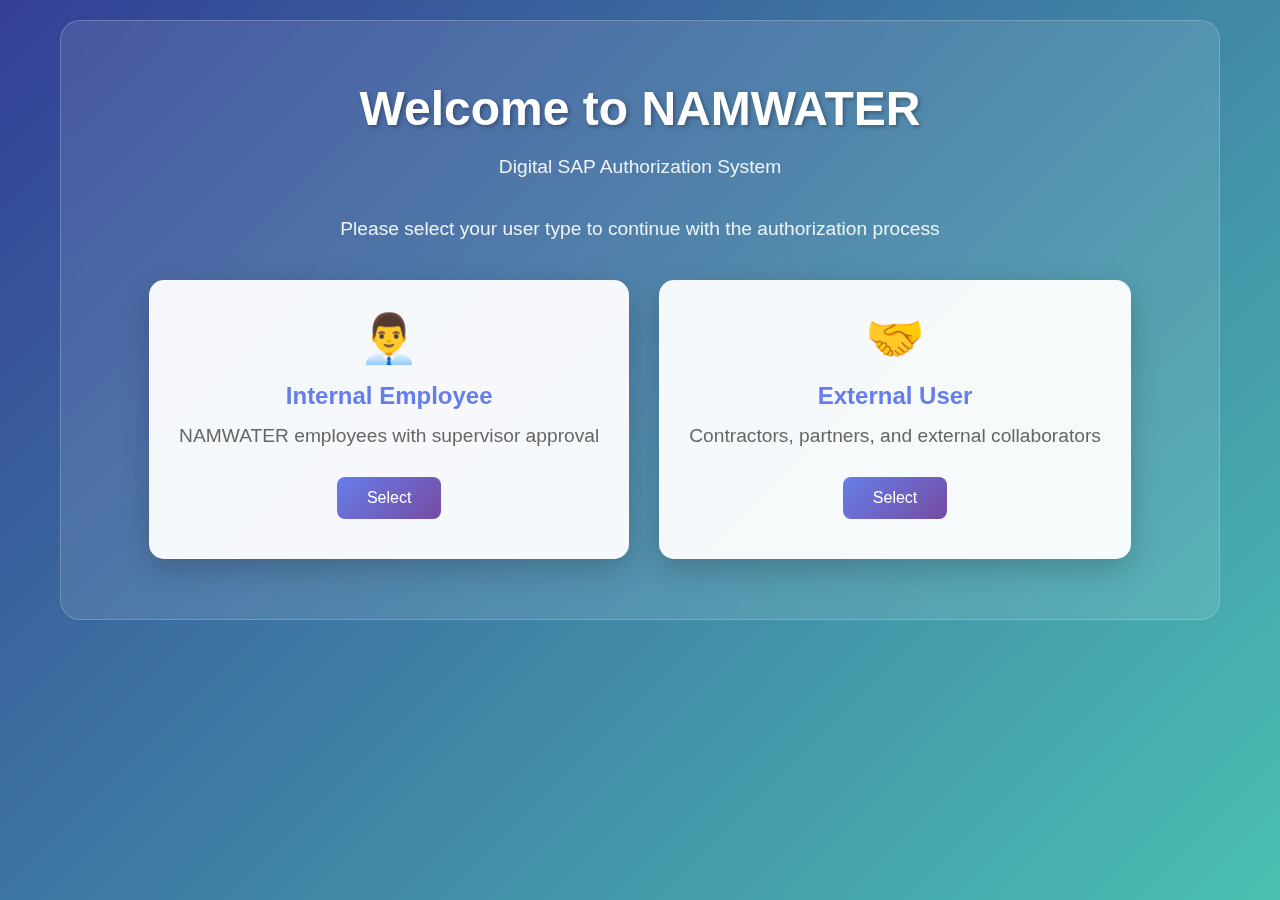
<file: SAP forms.html>
<!DOCTYPE html>
<html lang="en">
<head>
    <meta charset="UTF-8">
    <meta name="viewport" content="width=device-width, initial-scale=1.0">
    <title>NAMWATER SAP Authorization System</title>
    <style>
        * {
            margin: 0;
            padding: 0;
            box-sizing: border-box;
        }
        
        body {
            font-family: 'Core Sans AR', 'Rubik', 'Segoe UI', Tahoma, Geneva, Verdana, sans-serif;
            background: linear-gradient(135deg, #333F96 0%, #4BC0B2 100%);
            min-height: 100vh;
            color: #333;
        }
        
        .container {
            max-width: 1200px;
            margin: 0 auto;
            padding: 20px;
        }
        
        /* Welcome Screen */
        .welcome-screen {
            text-align: center;
            padding: 60px 20px;
            background: rgba(255, 255, 255, 0.1);
            -webkit-backdrop-filter: blur(10px);
            backdrop-filter: blur(10px);
            border-radius: 20px;
            margin-bottom: 30px;
            border: 1px solid rgba(255, 255, 255, 0.2);
        }
        
        .welcome-screen h1 {
            font-size: 3rem;
            color: white;
            margin-bottom: 20px;
            text-shadow: 2px 2px 4px rgba(0, 0, 0, 0.3);
        }
        
        .welcome-screen p {
            font-size: 1.2rem;
            color: rgba(255, 255, 255, 0.9);
            margin-bottom: 40px;
        }
        
        .user-selection {
            display: flex;
            justify-content: center;
            gap: 30px;
            flex-wrap: wrap;
        }
        
        .user-card {
            background: rgba(255, 255, 255, 0.95);
            padding: 30px;
            border-radius: 15px;
            cursor: pointer;
            transition: all 0.3s ease;
            min-width: 250px;
            box-shadow: 0 10px 30px rgba(0, 0, 0, 0.2);
        }
        
        .user-card:hover {
            transform: translateY(-5px);
            box-shadow: 0 15px 40px rgba(0, 0, 0, 0.3);
        }
        
        .user-card h3 {
            color: #667eea;
            margin-bottom: 15px;
            font-size: 1.5rem;
        }
        
        .user-card p {
            color: #666;
            margin-bottom: 20px;
        }
        
        .user-card .icon {
            font-size: 3rem;
            margin-bottom: 15px;
        }
        
        /* Form Container */
        .form-container {
            background: white;
            border-radius: 15px;
            padding: 30px;
            box-shadow: 0 10px 30px rgba(0, 0, 0, 0.1);
            margin-bottom: 30px;
            display: none;
        }
        
        .form-container.active {
            display: block;
        }
        
            .form-header {
            background: linear-gradient(135deg, #333F96 0%, #4BC0B2 100%);
            color: white;
            padding: 20px;
            border-radius: 10px;
            margin-bottom: 30px;
            text-align: center;
        }
        
        .form-header h2 {
            font-size: 1.8rem;
            margin-bottom: 10px;
        }
        
        .form-section {
            margin-bottom: 30px;
            padding: 20px;
            background: #f8f9fa;
            border-radius: 10px;
            border-left: 4px solid #667eea;
        }
        
        .form-section h3 {
            color: #667eea;
            margin-bottom: 15px;
            font-size: 1.2rem;
        }
        
        .form-row {
            display: flex;
            gap: 15px;
            margin-bottom: 15px;
            flex-wrap: wrap;
        }
        
        .form-group {
            flex: 1;
            min-width: 200px;
        }
        
        .form-group label {
            display: block;
            margin-bottom: 5px;
            font-weight: 500;
            color: #333;
        }
        
        .form-group input,
        .form-group select,
        .form-group textarea {
            width: 100%;
            padding: 10px;
            border: 2px solid #ddd;
            border-radius: 5px;
            font-size: 14px;
            transition: border-color 0.3s ease;
        }
        
        .form-group input:focus,
        .form-group select:focus,
        .form-group textarea:focus {
            outline: none;
            border-color: #667eea;
        }
        
        .form-group textarea {
            resize: vertical;
            min-height: 100px;
        }
        
        .checkbox-group {
            display: flex;
            flex-wrap: wrap;
            gap: 15px;
            margin-top: 10px;
        }
        
        .checkbox-item {
            display: flex;
            align-items: center;
            gap: 5px;
        }
        
        .checkbox-item input[type="checkbox"] {
            width: auto;
        }
        
        /* E-Signature Section */
        .signature-section {
            background: #f0f8ff;
            padding: 20px;
            border-radius: 10px;
            margin-bottom: 20px;
            border: 2px dashed #667eea;
        }
        
        .signature-options {
            display: flex;
            gap: 20px;
            margin-bottom: 20px;
            flex-wrap: wrap;
        }
        
        .signature-option {
            flex: 1;
            min-width: 250px;
        }
        
        .signature-option input[type="radio"] {
            margin-right: 10px;
        }
        
        .signature-upload {
            border: 2px dashed #ccc;
            border-radius: 10px;
            padding: 30px;
            text-align: center;
            cursor: pointer;
            transition: all 0.3s ease;
            display: none;
        }
        
        .signature-upload.active {
            display: block;
        }
        
        .signature-upload:hover {
            border-color: #667eea;
            background: #f8f9ff;
        }
        
        .signature-upload input[type="file"] {
            display: none;
        }
        
        .btn {
            padding: 12px 30px;
            border: none;
            border-radius: 8px;
            font-size: 16px;
            cursor: pointer;
            transition: all 0.3s ease;
            margin: 10px;
        }
        
        .btn-primary {
            background: linear-gradient(135deg, #667eea 0%, #764ba2 100%);
            color: white;
        }
        
        .btn-primary:hover {
            transform: translateY(-2px);
            box-shadow: 0 5px 15px rgba(102, 126, 234, 0.4);
        }
        
        .btn-secondary {
            background: #6c757d;
            color: white;
        }
        
        .btn-secondary:hover {
            background: #5a6268;
        }
        
        .btn-success {
            background: #28a745;
            color: white;
        }
        
        .btn-success:hover {
            background: #218838;
        }
        
        .back-btn {
            position: fixed;
            top: 20px;
            left: 20px;
            background: rgba(255, 255, 255, 0.9);
            color: #667eea;
            border: none;
            padding: 10px 20px;
            border-radius: 25px;
            cursor: pointer;
            font-weight: 500;
            transition: all 0.3s ease;
        }
        
        .back-btn:hover {
            background: white;
            transform: translateY(-2px);
        }
        
        .hidden {
            display: none;
        }
        
        .vpn-notice {
            background: #fff3cd;
            color: #856404;
            padding: 15px;
            border-radius: 8px;
            margin-bottom: 20px;
            border-left: 4px solid #ffc107;
        }
        
        .success-message {
            background: #d4edda;
            color: #155724;
            padding: 15px;
            border-radius: 8px;
            margin-bottom: 20px;
            border-left: 4px solid #28a745;
        }
        
        .error-message {
            background: #f8d7da;
            color: #721c24;
            padding: 15px;
            border-radius: 8px;
            margin-bottom: 20px;
            border-left: 4px solid #dc3545;
        }
        
        .form-navigation {
            display: flex;
            justify-content: space-between;
            margin-top: 30px;
            padding-top: 20px;
            border-top: 1px solid #eee;
        }
        
        @media (max-width: 768px) {
            .welcome-screen h1 {
                font-size: 2rem;
            }
            
            .user-selection {
                flex-direction: column;
                align-items: center;
            }
            
            .form-row {
                flex-direction: column;
            }
            
            .signature-options {
                flex-direction: column;
            }
        }
    </style>
</head>
<body>
    <div class="container">
        <!-- Back Button -->
        <button class="back-btn hidden" onclick="goBack()">← Back to Main Menu</button>
        
        <!-- Welcome Screen -->
        <div id="welcomeScreen" class="welcome-screen">
            <h1>Welcome to NAMWATER</h1>
            <p>Digital SAP Authorization System</p>
            <p>Please select your user type to continue with the authorization process</p>
            
            <div class="user-selection">
                <div class="user-card" onclick="selectUserType('internal')">
                    <div class="icon">👨‍💼</div>
                    <h3>Internal Employee</h3>
                    <p>NAMWATER employees with supervisor approval</p>
                    <button class="btn btn-primary">Select</button>
                </div>
                
                <div class="user-card" onclick="selectUserType('external')">
                    <div class="icon">🤝</div>
                    <h3>External User</h3>
                    <p>Contractors, partners, and external collaborators</p>
                    <button class="btn btn-primary">Select</button>
                </div>
            </div>
        </div>
        
        <!-- Form Type Selection -->
        <div id="formSelection" class="form-container">
            <div class="form-header flex-gap-wrap align-center">
                <img src="assets/Namwater Logo_page-0001.jpg" alt="Namwater Logo" class="logo h-50">
                <div>
                    <h2>Select a Category</h2>
                    <p>Choose between IT Forms and SAP Forms</p>
                </div>
            </div>
            
            <div class="user-selection">
                <div class="user-card" onclick="showCategory('it')">
                    <div class="icon">🖥️</div>
                    <h3>IT Forms</h3>
                    <p>IT user application and change management procedure</p>
                    <button class="btn btn-primary">Open</button>
                </div>
                
                <div class="user-card" onclick="showCategory('sap')">
                    <div class="icon">📦</div>
                    <h3>SAP Forms</h3>
                    <p>SAP authorization, new user, and change request</p>
                    <button class="btn btn-primary">Open</button>
                </div>
            </div>
        </div>

        <!-- IT Forms Selection -->
        <div id="itSelection" class="form-container">
            <div class="form-header flex-gap-wrap align-center">
                <img src="assets/Namwater Logo_page-0001.jpg" alt="Namwater Logo" class="logo h-50">
                <div>
                    <h2>IT Forms</h2>
                    <p>Select an IT form to continue</p>
                </div>
            </div>

            <div class="user-selection">
                <div class="user-card" onclick="showForm('itUser')">
                    <div class="icon">💻</div>
                    <h3>IT User Application</h3>
                    <p>Request for new IT user setup with hardware and software</p>
                    <button class="btn btn-primary">Select</button>
                </div>

                <div class="user-card" onclick="showForm('changeProcedure')">
                    <div class="icon">📄</div>
                    <h3>Change Management Request Form Procedure</h3>
                    <p>View the official procedure document</p>
                    <button class="btn btn-primary">Open</button>
                </div>
            </div>
        </div>

        <!-- SAP Forms Selection -->
        <div id="sapSelection" class="form-container">
            <div class="form-header flex-gap-wrap align-center">
                <img src="assets/Namwater Logo_page-0001.jpg" alt="Namwater Logo" class="logo h-50">
                <div>
                    <h2>SAP Forms</h2>
                    <p>Select a SAP form to continue</p>
                </div>
            </div>

            <div class="user-selection">
                <div class="user-card" onclick="showForm('sapAuth')">
                    <div class="icon">🔐</div>
                    <h3>SAP User Authorization Request</h3>
                    <p>Request for SAP system authorization and access</p>
                    <button class="btn btn-primary">Select</button>
                </div>

                <div class="user-card" onclick="showForm('sapNew')">
                    <div class="icon">👤</div>
                    <h3>SAP New User Application</h3>
                    <p>Application for new SAP user account</p>
                    <button class="btn btn-primary">Select</button>
                </div>

                <div class="user-card" onclick="showForm('sapChange')">
                    <div class="icon">📝</div>
                    <h3>SAP Change request form</h3>
                    <p>View and download the SAP change request form</p>
                    <button class="btn btn-primary">Open</button>
                </div>
            </div>
        </div>

        <!-- Change Management Request Form Procedure (PDF Viewer) -->
        <div id="changeProcedureForm" class="form-container">
            <div class="form-header flex-gap-wrap align-center">
                <img src="assets/Namwater Logo_page-0001.jpg" alt="Namwater Logo" class="logo h-50">
                <div>
                    <h2>Change Management Request Form Procedure</h2>
                    <p>Procedure document (PDF)</p>
                </div>
            </div>

            <div class="form-section">
                <object data="Change%20Management%20Request%20Form%20Procedure.pdf" type="application/pdf" width="100%" height="800">
                    <p>Your browser can't display PDFs. 
                       <a href="Change%20Management%20Request%20Form%20Procedure.pdf" target="_blank" rel="noopener">Open the PDF</a>.
                    </p>
                </object>
                <div class="mt-10">
                    <a class="btn btn-primary" href="Change%20Management%20Request%20Form%20Procedure.pdf" target="_blank" rel="noopener">Open in New Tab</a>
                    <a class="btn btn-secondary" href="Change%20Management%20Request%20Form%20Procedure.pdf" download>Download PDF</a>
                </div>
            </div>

            <div class="form-navigation">
                <button type="button" class="btn btn-secondary" onclick="goBack()">← Back</button>
            </div>
        </div>

        <!-- SAP Change Request Form (PDF Viewer) -->
        <div id="sapChangeForm" class="form-container">
            <div class="form-header flex-gap-wrap align-center">
                <img src="assets/Namwater Logo_page-0001.jpg" alt="Namwater Logo" class="logo h-50">
                <div>
                    <h2>SAP Change request form</h2>
                    <p>Official SAP change request form (PDF)</p>
                </div>
            </div>

            <div class="form-section">
                <object data="Report/SAP%20Change%20request%20form.pdf" type="application/pdf" width="100%" height="800">
                    <p>Your browser can't display PDFs. 
                       <a href="Report/SAP%20Change%20request%20form.pdf" target="_blank" rel="noopener">Open the PDF</a>.
                    </p>
                </object>
                <div class="mt-10">
                    <a class="btn btn-primary" href="Report/SAP%20Change%20request%20form.pdf" target="_blank" rel="noopener">Open in New Tab</a>
                    <a class="btn btn-secondary" href="Report/SAP%20Change%20request%20form.pdf" download>Download PDF</a>
                </div>
            </div>

            <div class="form-navigation">
                <button type="button" class="btn btn-secondary" onclick="goBack()">← Back</button>
            </div>
        </div>
        
        <!-- IT User Application Form -->
        <div id="itUserForm" class="form-container">
            <div class="form-header flex-gap-wrap align-center">
                <img src="assets/Namwater Logo_page-0001.jpg" alt="Namwater Logo" class="logo h-80 ml-10">
                <div>
                    <h2>IT User Application</h2>
                    <p>Request for new IT user setup with hardware and software</p>
                </div>
            </div>
            
            <form id="itUserFormData">
                <!-- Section A: Origin of Request -->
                <div class="form-section">
                    <h3>A. ORIGIN OF REQUEST</h3>
                    <div class="form-row">
                        <div class="form-group">
                            <label for="userCostCentre">User Cost Centre</label>
                            <input type="text" id="userCostCentre" name="userCostCentre" required>
                        </div>
                        <div class="form-group" id="supervisorGroup">
                            <label for="supervisorName">Supervisor Name</label>
                            <input type="text" id="supervisorName" name="supervisorName">
                        </div>
                    </div>
                    <div class="form-row">
                        <div class="form-group">
                            <label for="division">Division/Region</label>
                            <input type="text" id="division" name="division" required>
                        </div>
                        <div class="form-group">
                            <label for="areaSection">Area/Section</label>
                            <input type="text" id="areaSection" name="areaSection" required>
                        </div>
                    </div>
                </div>
                
                <!-- Section B: Details of New IT User -->
                <div class="form-section">
                    <h3>B. DETAILS OF NEW IT USER</h3>
                    <div class="form-row">
                        <div class="form-group">
                            <label for="employeeNo">Employee No / Email</label>
                            <input type="text" id="employeeNo" name="employeeNo" required>
                        </div>
                        <div class="form-group">
                            <label for="surname">Surname</label>
                            <input type="text" id="surname" name="surname" required>
                        </div>
                        <div class="form-group">
                            <label for="firstName">First Name</label>
                            <input type="text" id="firstName" name="firstName" required>
                        </div>
                    </div>
                    <div class="form-row">
                        <div class="form-group">
                            <label for="position">Position</label>
                            <input type="text" id="position" name="position" required>
                        </div>
                        <div class="form-group">
                            <label for="extNo">Extension No</label>
                            <input type="text" id="extNo" name="extNo">
                        </div>
                        <div class="form-group">
                            <label for="location">Location</label>
                            <input type="text" id="location" name="location" required>
                        </div>
                    </div>
                    <div class="form-row">
                        <div class="form-group">
                            <label for="department">Department</label>
                            <input type="text" id="department" name="department" required>
                        </div>
                        <div class="form-group">
                            <label for="cellPhone">Cell Phone</label>
                            <input type="tel" id="cellPhone" name="cellPhone">
                        </div>
                        <div class="form-group">
                            <label for="company">Company</label>
                            <input type="text" id="company" name="company">
                        </div>
                    </div>
                    <div class="form-row">
                        <div class="form-group">
                            <label for="motivation">Motivation for Application</label>
                            <textarea id="motivation" name="motivation" required></textarea>
                        </div>
                    </div>
                </div>
                
                <!-- Section C: Assets to be Assigned -->
                <div class="form-section">
                    <h3>C. ASSETS TO BE ASSIGNED TO USER</h3>
                    <div class="checkbox-group">
                        <div class="checkbox-item">
                            <input type="checkbox" id="pc" name="assets" value="pc">
                            <label for="pc">PC / Notebook</label>
                        </div>
                        <div class="checkbox-item">
                            <input type="checkbox" id="docking" name="assets" value="docking">
                            <label for="docking">Docking Station</label>
                        </div>
                        <div class="checkbox-item">
                            <input type="checkbox" id="terminal" name="assets" value="terminal">
                            <label for="terminal">Terminal</label>
                        </div>
                        <div class="checkbox-item">
                            <input type="checkbox" id="monitor" name="assets" value="monitor">
                            <label for="monitor">Screen (Monitor)</label>
                        </div>
                        <div class="checkbox-item">
                            <input type="checkbox" id="keyboard" name="assets" value="keyboard">
                            <label for="keyboard">Keyboard</label>
                        </div>
                        <div class="checkbox-item">
                            <input type="checkbox" id="mouse" name="assets" value="mouse">
                            <label for="mouse">Mouse</label>
                        </div>
                        <div class="checkbox-item">
                            <input type="checkbox" id="printer" name="assets" value="printer">
                            <label for="printer">Printer</label>
                        </div>
                        <div class="checkbox-item">
                            <input type="checkbox" id="jetDirect" name="assets" value="jetDirect">
                            <label for="jetDirect">Jet Direct</label>
                        </div>
                    </div>
                </div>
                
                <!-- Section D: Software to be Installed -->
                <div class="form-section">
                    <h3>D. SOFTWARE TO BE INSTALLED</h3>
                    <div class="checkbox-group">
                        <div class="checkbox-item">
                            <input type="checkbox" id="office" name="software" value="office">
                            <label for="office">Office</label>
                        </div>
                        <div class="checkbox-item">
                            <input type="checkbox" id="autocad" name="software" value="autocad">
                            <label for="autocad">AutoCAD</label>
                        </div>
                        <div class="checkbox-item">
                            <input type="checkbox" id="citect" name="software" value="citect">
                            <label for="citect">Citect</label>
                        </div>
                        <div class="checkbox-item">
                            <input type="checkbox" id="sap" name="software" value="sap">
                            <label for="sap">SAP</label>
                        </div>
                    </div>
                </div>
                
                <!-- Section E: Access on Public Folder -->
                <div class="form-section">
                    <h3>E. ACCESS NEEDED ON PUBLIC FOLDER</h3>
                    <div class="form-row">
                        <div class="form-group">
                            <label for="path1">Folder Path 1</label>
                            <input type="text" id="path1" name="path1" placeholder="Enter folder path here" required>
                            <select id="access1" name="access1">
                                <option value="Read">Read</option>
                                <option value="Write">Write</option>
                                <option value="Modify">Modify</option>
                                <option value="Full">Full</option>
                            </select>
                            <br><br>

                            <label for="path2">Folder Path 2</label>
                            <input type="text" id="path2" name="path2" placeholder="Enter folder path here">
                            <select id="access2" name="access2">
                                <option value="Read">Read</option>
                                <option value="Write">Write</option>
                                <option value="Modify">Modify</option>
                                <option value="Full">Full</option>
                            </select>
                            <br><br>

                            <label for="path3">Folder Path 3</label>
                            <input type="text" id="path3" name="path3" placeholder="Enter folder path here">
                            <select id="access3" name="access3">
                                <option value="Read">Read</option>
                                <option value="Write">Write</option>
                                <option value="Modify">Modify</option>
                                <option value="Full">Full</option>
                            </select>
                            <br><br>

                            <label for="path4">Folder Path 4</label>
                            <input type="text" id="path4" name="path4" placeholder="Enter folder path here">
                            <select id="access4" name="access4">
                                <option value="Read">Read</option>
                                <option value="Write">Write</option>
                                <option value="Modify">Modify</option>
                                <option value="Full">Full</option>
                            </select>
                        </div>
                    </div>
                </div>
                
                <!-- E-Signature Section -->
                <div class="signature-section">
                    <h3>🖊️ Electronic Signature</h3>
                    <div class="signature-options">
                        <div class="signature-option">
                            <input type="radio" id="adobeSign" name="signatureType" value="adobe" onchange="toggleSignatureMethod()">
                            <label for="adobeSign">
                                <strong>Adobe Sign</strong><br>
                                <small>Secure digital signature with audit trail</small>
                            </label>
                        </div>
                        <div class="signature-option">
                            <input type="radio" id="uploadSign" name="signatureType" value="upload" onchange="toggleSignatureMethod()">
                            <label for="uploadSign">
                                <strong>Upload Signature</strong><br>
                                <small>Upload your saved signature file</small>
                            </label>
                        </div>
                    </div>
                    
                    <div id="signatureUpload" class="signature-upload">
                        <input type="file" id="signatureFile" accept=".png,.jpg,.jpeg,.pdf" onchange="handleSignatureUpload(this)">
                        <div onclick="document.getElementById('signatureFile').click()">
                            <p>📎 Click to upload signature</p>
                            <p><small>Supported formats: PNG, JPG, PDF</small></p>
                        </div>
                    </div>
                </div>
                
                <div class="form-navigation">
                    <button type="button" class="btn btn-secondary" onclick="goBack()">← Back</button>
                    <button type="submit" class="btn btn-success">Submit Application</button>
                </div>
            </form>
        </div>
        
        <!-- SAP Authorization Form -->
        <div id="sapAuthForm" class="form-container">
            <div class="form-header flex-gap-wrap align-center">
                <img src="assets/Namwater Logo_page-0001.jpg" alt="Namwater Logo" class="logo h-50">
                <div>
                    <h2>SAP User Authorization Request</h2>
                    <p>Request for SAP system authorization and access rights</p>
                </div>
            </div>
            
            <form id="sapAuthFormData">
                <!-- Section A: Origin of Request -->
                <div class="form-section">
                    <h3>A. ORIGIN OF REQUEST</h3>
                    <div class="form-row">
                        <div class="form-group">
                            <label for="authUserCostCentre">User Cost Centre</label>
                            <input type="text" id="authUserCostCentre" name="userCostCentre" required>
                        </div>
                        <div class="form-group" id="authSupervisorGroup">
                            <label for="authSupervisorName">Supervisor Name</label>
                            <input type="text" id="authSupervisorName" name="supervisorName">
                        </div>
                    </div>
                    <div class="form-row">
                        <div class="form-group">
                            <label for="authDivision">Division/Region</label>
                            <input type="text" id="authDivision" name="division" required>
                        </div>
                        <div class="form-group">
                            <label for="authAreaSection">Area/Section</label>
                            <input type="text" id="authAreaSection" name="areaSection" required>
                        </div>
                    </div>
                </div>
                
                <!-- Section B: Details of SAP User -->
                <div class="form-section">
                    <h3>B. DETAILS OF SAP USER</h3>
                    <div class="form-row">
                        <div class="form-group">
                            <label for="authEmployeeNo">Employee No / Email</label>
                            <input type="text" id="authEmployeeNo" name="employeeNo" required>
                        </div>
                        <div class="form-group">
                            <label for="authName">Name</label>
                            <input type="text" id="authName" name="name" required>
                        </div>
                        <div class="form-group">
                            <label for="authSurname">Surname</label>
                            <input type="text" id="authSurname" name="surname" required>
                        </div>
                    </div>
                    <div class="form-row">
                        <div class="form-group">
                            <label for="authPosition">Position</label>
                            <input type="text" id="authPosition" name="position" required>
                        </div>
                        <div class="form-group">
                            <label for="authPrinter">Printer</label>
                            <input type="text" id="authPrinter" name="printer">
                        </div>
                        <div class="form-group">
                            <label for="authCellPhone">Cell Phone</label>
                            <input type="tel" id="authCellPhone" name="cellPhone">
                        </div>
                    </div>
                    <div class="form-row">
                        <div class="form-group">
                            <label for="authCompany">Company</label>
                            <input type="text" id="authCompany" name="company">
                        </div>
                        <div class="form-group">
                            <label for="authEffectiveFrom">Effective From</label>
                            <input type="date" id="authEffectiveFrom" name="effectiveFrom" required>
                        </div>
                        <div class="form-group">
                            <label for="authEffectiveTo">Effective To</label>
                            <input type="date" id="authEffectiveTo" name="effectiveTo" required>
                        </div>
                    </div>
                    <div class="form-row">
                        <div class="form-group">
                            <label for="authMotivation">Motivation for Authorization Request</label>
                            <textarea id="authMotivation" name="motivation" required></textarea>
                        </div>
                    </div>
                </div>
                
                <!-- Section C: Authorization Requirement -->
                <div class="form-section">
                    <h3>C. AUTHORIZATION REQUIREMENT</h3>
                    <div class="form-row">
                        <div class="form-group">
                            <label for="authAccessCodes">List Required Access / Transaction Codes</label>
                            <textarea id="authAccessCodes" name="accessCodes" placeholder="Please list all required transaction codes and access permissions" required></textarea>
                        </div>
                    </div>
                </div>
                
                <!-- Section D: Business Suite User Classification -->
                <div class="form-section">
                    <h3>D. BUSINESS SUITE USER CLASSIFICATION</h3>
                    <div class="form-row">
                        <div class="form-group">
                            <label for="authUserClass">User Classification</label>
                            <select id="authUserClass" name="userClass" required>
                                <option value="">Select Classification</option>
                                <option value="developer">Developer (N$72,000.00)</option>
                                <option value="professional">Professional (N$38,400.00)</option>
                                <option value="limited">Limited Professional (N$15,600.00)</option>
                                <option value="employee">Employee (N$4,800.00)</option>
                            </select>
                        </div>
                    </div>
                </div>
                
                <!-- E-Signature Section -->
                <div class="signature-section">
                    <h3>🖊️ Electronic Signature</h3>
                    <div class="signature-options">
                        <div class="signature-option">
                            <input type="radio" id="authAdobeSign" name="authSignatureType" value="adobe" onchange="toggleSignatureMethod('auth')">
                            <label for="authAdobeSign">
                                <strong>Adobe Sign</strong><br>
                                <small>Secure digital signature with audit trail</small>
                            </label>
                        </div>
                        <div class="signature-option">
                            <input type="radio" id="authUploadSign" name="authSignatureType" value="upload" onchange="toggleSignatureMethod('auth')">
                            <label for="authUploadSign">
                                <strong>Upload Signature</strong><br>
                                <small>Upload your saved signature file</small>
                            </label>
                        </div>
                    </div>
                    
                    <div id="authSignatureUpload" class="signature-upload">
                        <input type="file" id="authSignatureFile" accept=".png,.jpg,.jpeg,.pdf" onchange="handleSignatureUpload(this)">
                        <div onclick="document.getElementById('authSignatureFile').click()">
                            <p>📎 Click to upload signature</p>
                            <p><small>Supported formats: PNG, JPG, PDF</small></p>
                        </div>
                    </div>
                </div>
                
                <div class="form-navigation">
                    <button type="button" class="btn btn-secondary" onclick="goBack()">← Back</button>
                    <button type="submit" class="btn btn-success">Submit Authorization Request</button>
                </div>
            </form>
        </div>
        
        <!-- SAP New User Form -->
        <div id="sapNewForm" class="form-container">
            <div class="form-header flex-gap-wrap align-center">
                <img src="assets/Namwater Logo_page-0001.jpg" alt="Namwater Logo" class="logo h-50">
                <div>
                    <h2>SAP New User Application</h2>
                    <p>Application for new SAP user account creation</p>
                </div>
            </div>
            
            <form id="sapNewFormData">
                <!-- Section A: Origin of Request -->
                <div class="form-section">
                    <h3>A. ORIGIN OF REQUEST</h3>
                    <div class="form-row">
                        <div class="form-group">
                            <label for="newUserCostCentre">User Cost Centre</label>
                            <input type="text" id="newUserCostCentre" name="userCostCentre" required>
                        </div>
                        <div class="form-group" id="newSupervisorGroup">
                            <label for="newSupervisorName">Supervisor Name</label>
                            <input type="text" id="newSupervisorName" name="supervisorName">
                        </div>
                    </div>
                    <div class="form-row">
                        <div class="form-group">
                            <label for="newDivision">Division/Region</label>
                            <input type="text" id="newDivision" name="division" required>
                        </div>
                        <div class="form-group">
                            <label for="newAreaSection">Area/Section</label>
                            <input type="text" id="newAreaSection" name="areaSection" required>
                        </div>
                    </div>
                </div>
                
                <!-- Section B: Details of New SAP User -->
                <div class="form-section">
                    <h3>B. DETAILS OF NEW SAP USER</h3>
                    <div class="form-row">
                        <div class="form-group">
                            <label for="newEmployeeNo">Employee No / Email</label>
                            <input type="text" id="newEmployeeNo" name="employeeNo" required>
                        </div>
                        <div class="form-group">
                            <label for="newName">Name</label>
                            <input type="text" id="newName" name="name" required>
                        </div>
                        <div class="form-group">
                            <label for="newSurname">Surname</label>
                            <input type="text" id="newSurname" name="surname" required>
                        </div>
                    </div>
                    <div class="form-row">
                        <div class="form-group">
                            <label for="newPosition">Position</label>
                            <input type="text" id="newPosition" name="position" required>
                        </div>
                        <div class="form-group">
                            <label for="newPrinter">Printer</label>
                            <input type="text" id="newPrinter" name="printer">
                        </div>
                        <div class="form-group">
                            <label for="newCellPhone">Cell Phone</label>
                            <input type="tel" id="newCellPhone" name="cellPhone">
                        </div>
                    </div>
                    <div class="form-row">
                        <div class="form-group">
                            <label for="newCompany">Company</label>
                            <input type="text" id="newCompany" name="company">
                        </div>
                        <div class="form-group">
                            <label for="newEffectiveFrom">Effective From</label>
                            <input type="date" id="newEffectiveFrom" name="effectiveFrom" required>
                        </div>
                        <div class="form-group">
                            <label for="newEffectiveTo">Effective To</label>
                            <input type="date" id="newEffectiveTo" name="effectiveTo" required>
                        </div>
                    </div>
                    <div class="form-row">
                        <div class="form-group">
                            <label for="newMotivation">Motivation for Application</label>
                            <textarea id="newMotivation" name="motivation" required></textarea>
                        </div>
                    </div>
                </div>
                
                <!-- Section C: Authorization Requirement -->
                <div class="form-section">
                    <h3>C. AUTHORIZATION REQUIREMENT</h3>
                    <div class="form-row">
                        <div class="form-group">
                            <label for="newAccessCodes">List Required Access / Transaction Codes</label>
                            <textarea id="newAccessCodes" name="accessCodes" placeholder="Please list all required transaction codes and access permissions" required></textarea>
                        </div>
                    </div>
                </div>
                
                <!-- Section D: Business Suite User Classification -->
                <div class="form-section">
                    <h3>D. BUSINESS SUITE USER CLASSIFICATION</h3>
                    <div class="form-row">
                        <div class="form-group">
                            <label for="newUserClass">User Classification</label>
                            <select id="newUserClass" name="userClass" required>
                                <option value="">Select Classification</option>
                                <option value="developer">Developer (N$72,000.00)</option>
                                <option value="professional">Professional (N$38,400.00)</option>
                                <option value="limited">Limited Professional (N$15,600.00)</option>
                                <option value="employee">Employee (N$4,800.00)</option>
                            </select>
                        </div>
                    </div>
                </div>
                
                <!-- E-Signature Section -->
                <div class="signature-section">
                    <h3>🖊️ Electronic Signature</h3>
                    <div class="signature-options">
                        <div class="signature-option">
                            <input type="radio" id="newAdobeSign" name="newSignatureType" value="adobe" onchange="toggleSignatureMethod('new')">
                            <label for="newAdobeSign">
                                <strong>Adobe Sign</strong><br>
                                <small>Secure digital signature with audit trail</small>
                            </label>
                        </div>
                        <div class="signature-option">
                            <input type="radio" id="newUploadSign" name="newSignatureType" value="upload" onchange="toggleSignatureMethod('new')">
                            <label for="newUploadSign">
                                <strong>Upload Signature</strong><br>
                                <small>Upload your saved signature file</small>
                            </label>
                        </div>
                    </div>
                    
                    <div id="newSignatureUpload" class="signature-upload">
                        <input type="file" id="newSignatureFile" accept=".png,.jpg,.jpeg,.pdf" onchange="handleSignatureUpload(this)">
                        <div onclick="document.getElementById('newSignatureFile').click()">
                            <p>📎 Click to upload signature</p>
                            <p><small>Supported formats: PNG, JPG, PDF</small></p>
                        </div>
                    </div>
                </div>
                
                <div class="form-navigation">
                    <button type="button" class="btn btn-secondary" onclick="goBack()">← Back</button>
                    <button type="submit" class="btn btn-success">Submit New User Application</button>
                </div>
            </form>
        </div>
        
        <!-- External User Form -->
        <div id="externalUserForm" class="form-container">
            <div class="form-header flex-gap-wrap align-center">
                <img src="assets/Namwater Logo_page-0001.jpg" alt="Namwater Logo" class="logo h-50">
                <div>
                    <h2>External User Authorization Form</h2>
                    <p>VPN Access Request for External Users</p>
                </div>
            </div>
            
            <div class="vpn-notice">
                <strong>⚠️ VPN Access Required</strong><br>
                As an external user, you will need VPN access to connect to NAMWATER systems. This form will be reviewed by Tonata and Katrina for approval.
            </div>
            
            <form id="externalUserFormData">
                <!-- Section A: Origin of Request -->
                <div class="form-section">
                    <h3>A. ORIGIN OF REQUEST</h3>
                    <div class="form-row">
                        <div class="form-group">
                            <label for="extUserCostCentre">User Cost Centre</label>
                            <input type="text" id="extUserCostCentre" name="userCostCentre" required>
                        </div>
                        <div class="form-group">
                            <label for="extSection">Section</label>
                            <input type="text" id="extSection" name="section" required>
                        </div>
                    </div>
                    <div class="form-row">
                        <div class="form-group">
                            <label for="extDivision">Division/Region</label>
                            <input type="text" id="extDivision" name="division" required>
                        </div>
                        <div class="form-group">
                            <label for="extAreaSection">Area/Section</label>
                            <input type="text" id="extAreaSection" name="areaSection" required>
                        </div>
                    </div>
                </div>
                
                <!-- Section B: External User Details -->
                <div class="form-section">
                    <h3>B. EXTERNAL USER DETAILS</h3>
                    <div class="form-row">
                        <div class="form-group">
                            <label for="extName">Name</label>
                            <input type="text" id="extName" name="name" required>
                        </div>
                        <div class="form-group">
                            <label for="extSurname">Surname</label>
                            <input type="text" id="extSurname" name="surname" required>
                        </div>
                        <div class="form-group">
                            <label for="extEmail">Email Address</label>
                            <input type="email" id="extEmail" name="email" required>
                        </div>
                    </div>
                    <div class="form-row">
                        <div class="form-group">
                            <label for="extCellPhone">Cell Phone Number</label>
                            <input type="tel" id="extCellPhone" name="cellPhone" required>
                        </div>
                        <div class="form-group">
                            <label for="extPosition">Position/Role</label>
                            <input type="text" id="extPosition" name="position" required>
                        </div>
                        <div class="form-group">
                            <label for="extCompany">Company</label>
                            <input type="text" id="extCompany" name="company" required>
                        </div>
                    </div>
                    <div class="form-row">
                        <div class="form-group">
                            <label for="extEffectiveFrom">Effective From</label>
                            <input type="date" id="extEffectiveFrom" name="effectiveFrom" required>
                        </div>
                        <div class="form-group">
                            <label for="extEffectiveTo">Effective To</label>
                            <input type="date" id="extEffectiveTo" name="effectiveTo" required>
                        </div>
                    </div>
                    <div class="form-row">
                        <div class="form-group">
                            <label for="extMotivation">Motivation for Authorization Request</label>
                            <textarea id="extMotivation" name="motivation" required></textarea>
                        </div>
                    </div>
                </div>
                
                <!-- Section C: Authorization Requirement -->
                <div class="form-section">
                    <h3>C. AUTHORIZATION REQUIREMENT</h3>
                    <div class="form-row">
                        <div class="form-group">
                            <label for="extAccessCodes">List Required Access / Transaction Codes</label>
                            <textarea id="extAccessCodes" name="accessCodes" placeholder="Please list all required transaction codes and access permissions" required></textarea>
                        </div>
                    </div>
                </div>
                
                <!-- E-Signature Section -->
                <div class="signature-section">
                    <h3>🖊️ Electronic Signature</h3>
                    <div class="signature-options">
                        <div class="signature-option">
                            <input type="radio" id="extAdobeSign" name="extSignatureType" value="adobe" onchange="toggleSignatureMethod('ext')">
                            <label for="extAdobeSign">
                                <strong>Adobe Sign</strong><br>
                                <small>Secure digital signature with audit trail</small>
                            </label>
                        </div>
                        <div class="signature-option">
                            <input type="radio" id="extUploadSign" name="extSignatureType" value="upload" onchange="toggleSignatureMethod('ext')">
                            <label for="extUploadSign">
                                <strong>Upload Signature</strong><br>
                                <small>Upload your saved signature file</small>
                            </label>
                        </div>
                    </div>
                    
                    <div id="extSignatureUpload" class="signature-upload">
                        <input type="file" id="extSignatureFile" accept=".png,.jpg,.jpeg,.pdf" onchange="handleSignatureUpload(this)">
                        <div onclick="document.getElementById('extSignatureFile').click()">
                            <p>📎 Click to upload signature</p>
                            <p><small>Supported formats: PNG, JPG, PDF</small></p>
                        </div>
                    </div>
                </div>
                
                <div class="form-navigation">
                    <button type="button" class="btn btn-secondary" onclick="goBack()">← Back</button>
                    <button type="submit" class="btn btn-success">Submit External User Request</button>
                </div>
            </form>
        </div>
        
        <!-- Success Message -->
        <div id="successMessage" class="form-container">
            <div class="success-message">
                <h3>✅ Application Submitted Successfully!</h3>
                <p>Your request has been submitted and will be processed by the relevant department.</p>
                <p><strong>Request ID:</strong> <span id="requestId"></span></p>
                <p><strong>Submitted:</strong> <span id="submittedTime"></span></p>
                <p>You will receive an email confirmation shortly.</p>
            </div>
            
            <div class="form-navigation">
                <button type="button" class="btn btn-primary" onclick="startOver()">Submit Another Request</button>
            </div>
        </div>
    </div>
    
    <script>
        let currentUserType = '';
        let currentForm = '';
        let currentCategory = '';
        let formHistory = [];
        
        // Navigation functions
        function selectUserType(type) {
            currentUserType = type;
            formHistory.push('welcome');
            
            if (type === 'external') {
                showExternalForm();
            } else {
                document.getElementById('welcomeScreen').style.display = 'none';
                document.getElementById('formSelection').classList.add('active');
                document.querySelector('.back-btn').classList.remove('hidden');
            }
        }

        function showCategory(category) {
            currentCategory = category;
            formHistory.push('category');

            document.querySelectorAll('.form-container').forEach(form => {
                form.classList.remove('active');
            });

            if (category === 'it') {
                document.getElementById('itSelection').classList.add('active');
            } else {
                document.getElementById('sapSelection').classList.add('active');
            }
        }
        
        function showForm(formType) {
            currentForm = formType;
            formHistory.push('subSelection');
            
            // Hide all forms
            document.querySelectorAll('.form-container').forEach(form => {
                form.classList.remove('active');
            });
            
            // Show selected form
            const formId = formType + 'Form';
            document.getElementById(formId).classList.add('active');
            
            // Hide supervisor fields for external users
            if (currentUserType === 'external') {
                hideSupervisorFields();
            }
        }
        
        function showExternalForm() {
            formHistory.push('welcome');
            document.getElementById('welcomeScreen').style.display = 'none';
            document.getElementById('externalUserForm').classList.add('active');
            document.querySelector('.back-btn').classList.remove('hidden');
        }
        
        function hideSupervisorFields() {
            const supervisorGroups = ['supervisorGroup', 'authSupervisorGroup', 'newSupervisorGroup'];
            supervisorGroups.forEach(id => {
                const element = document.getElementById(id);
                if (element) {
                    element.style.display = 'none';
                }
            });
        }
        
        function goBack() {
            const lastPage = formHistory.pop();
            
            if (formHistory.length === 0) {
                // Back to welcome screen
                document.querySelectorAll('.form-container').forEach(form => {
                    form.classList.remove('active');
                });
                document.getElementById('welcomeScreen').style.display = 'block';
                document.querySelector('.back-btn').classList.add('hidden');
                currentUserType = '';
                currentForm = '';
                currentCategory = '';
                return;
            }

            if (lastPage === 'subSelection') {
                // Back to category's sub-selection
                document.querySelectorAll('.form-container').forEach(form => {
                    form.classList.remove('active');
                });
                if (currentCategory === 'it') {
                    document.getElementById('itSelection').classList.add('active');
                } else if (currentCategory === 'sap') {
                    document.getElementById('sapSelection').classList.add('active');
                }
                return;
            }
            
            if (lastPage === 'category' || (lastPage === 'welcome' && currentUserType === 'internal')) {
                // Back to main category selection
                document.querySelectorAll('.form-container').forEach(form => {
                    form.classList.remove('active');
                });
                document.getElementById('formSelection').classList.add('active');
                currentForm = '';
                return;
            }

            // Fallback: go to welcome
            document.querySelectorAll('.form-container').forEach(form => {
                form.classList.remove('active');
            });
            document.getElementById('welcomeScreen').style.display = 'block';
            document.querySelector('.back-btn').classList.add('hidden');
            currentUserType = '';
            currentForm = '';
            currentCategory = '';
        }
        
        function startOver() {
            // Reset everything
            document.querySelectorAll('.form-container').forEach(form => {
                form.classList.remove('active');
            });
            document.getElementById('welcomeScreen').style.display = 'block';
            document.querySelector('.back-btn').classList.add('hidden');
            
            // Clear form data
            document.querySelectorAll('form').forEach(form => {
                form.reset();
            });
            
            // Reset variables
            currentUserType = '';
            currentForm = '';
            currentCategory = '';
            formHistory = [];
        }
        
        // Signature handling
        function toggleSignatureMethod(formPrefix = '') {
            const prefix = formPrefix ? formPrefix : '';
            const signatureType = document.querySelector(`input[name="${prefix}SignatureType"]:checked`);
            const uploadDiv = document.getElementById(`${prefix}SignatureUpload`) || document.getElementById('signatureUpload');
            
            if (signatureType && uploadDiv) {
                if (signatureType.value === 'upload') {
                    uploadDiv.classList.add('active');
                } else {
                    uploadDiv.classList.remove('active');
                }
            }
        }
        
        // Fix for signature radio buttons not triggering toggle on click of label
        document.addEventListener('DOMContentLoaded', () => {
            document.querySelectorAll('input[type="radio"][name$="SignatureType"]').forEach(radio => {
                radio.addEventListener('change', () => {
                    const formPrefix = radio.name.replace('SignatureType', '');
                    toggleSignatureMethod(formPrefix);
                });
            });
        });
        
        function handleSignatureUpload(input) {
            const file = input.files[0];
            if (file) {
                const fileName = file.name;
                const fileSize = (file.size / 1024 / 1024).toFixed(2);
                
                // Update the upload area to show file info
                const uploadDiv = input.parentElement.parentElement;
                uploadDiv.innerHTML = `
                    <div class="text-success">
                        <p>✅ Signature uploaded successfully!</p>
                        <p><strong>File:</strong> ${fileName} (${fileSize} MB)</p>
                        <p><small>Click to change signature</small></p>
                    </div>
                `;
                
                // Re-add the file input
                const newInput = document.createElement('input');
                newInput.type = 'file';
                newInput.id = input.id;
                newInput.accept = '.png,.jpg,.jpeg,.pdf';
                newInput.style.display = 'none';
                newInput.onchange = function() { handleSignatureUpload(this); };
                uploadDiv.appendChild(newInput);
                
                // Make the div clickable again
                uploadDiv.onclick = function() {
                    newInput.click();
                };
            }
        }
        
        // Form submission handling
        document.getElementById('itUserFormData').addEventListener('submit', function(e) {
            e.preventDefault();
            submitForm('IT User Application');
        });
        
        document.getElementById('sapAuthFormData').addEventListener('submit', function(e) {
            e.preventDefault();
            submitForm('SAP Authorization Request');
        });
        
        document.getElementById('sapNewFormData').addEventListener('submit', function(e) {
            e.preventDefault();
            submitForm('SAP New User Application');
        });
        
        document.getElementById('externalUserFormData').addEventListener('submit', function(e) {
            e.preventDefault();
            submitForm('External User Authorization');
        });
        
        function submitForm(formType) {
            // Generate request ID
            const requestId = 'REQ-' + Date.now().toString(36).toUpperCase();
            
            // Get current timestamp
            const now = new Date();
            const timestamp = now.toLocaleString();
            
            // Check if Adobe Sign is selected
            const signatureInputs = document.querySelectorAll('input[name*="SignatureType"]:checked');
            let useAdobeSign = false;
            
            signatureInputs.forEach(input => {
                if (input.value === 'adobe') {
                    useAdobeSign = true;
                }
            });
            
            if (useAdobeSign) {
                // Simulate Adobe Sign redirect
                alert('Redirecting to Adobe Sign for secure signature...');
                setTimeout(() => {
                    showSuccess(requestId, timestamp);
                }, 2000);
            } else {
                // Direct submission
                showSuccess(requestId, timestamp);
            }
        }
        
        function showSuccess(requestId, timestamp) {
            // Hide all forms
            document.querySelectorAll('.form-container').forEach(form => {
                form.classList.remove('active');
            });
            
            // Show success message
            document.getElementById('successMessage').classList.add('active');
            document.getElementById('requestId').textContent = requestId;
            document.getElementById('submittedTime').textContent = timestamp;
            
            // Hide back button
            document.querySelector('.back-btn').classList.add('hidden');
        }
        
        // Date validation
        function validateDates() {
            const fromInputs = document.querySelectorAll('input[name="effectiveFrom"]');
            const toInputs = document.querySelectorAll('input[name="effectiveTo"]');
            
            fromInputs.forEach((fromInput, index) => {
                const toInput = toInputs[index];
                if (fromInput && toInput) {
                    fromInput.addEventListener('change', function() {
                        toInput.min = this.value;
                    });
                    
                    toInput.addEventListener('change', function() {
                        if (this.value < fromInput.value) {
                            alert('End date must be after start date');
                            this.value = '';
                        }
                    });
                }
            });
        }
        
        // Auto-save functionality
        function autoSave() {
            const formData = {};
            document.querySelectorAll('input, select, textarea').forEach(input => {
                if (input.value) {
                    formData[input.name] = input.value;
                }
            });
            
            // Save to session storage would go here
            // sessionStorage.setItem('namwater_form_draft', JSON.stringify(formData));
        }
        
        // Initialize
        document.addEventListener('DOMContentLoaded', function() {
            validateDates();
            
            // Set up auto-save every 30 seconds
            setInterval(autoSave, 30000);
            
            // Keyboard shortcuts
            document.addEventListener('keydown', function(e) {
                if (e.ctrlKey && e.key === 's') {
                    e.preventDefault();
                    autoSave();
                    alert('Form saved as draft');
                }
            });
        });
    </script>
</body>
</html>
</file>
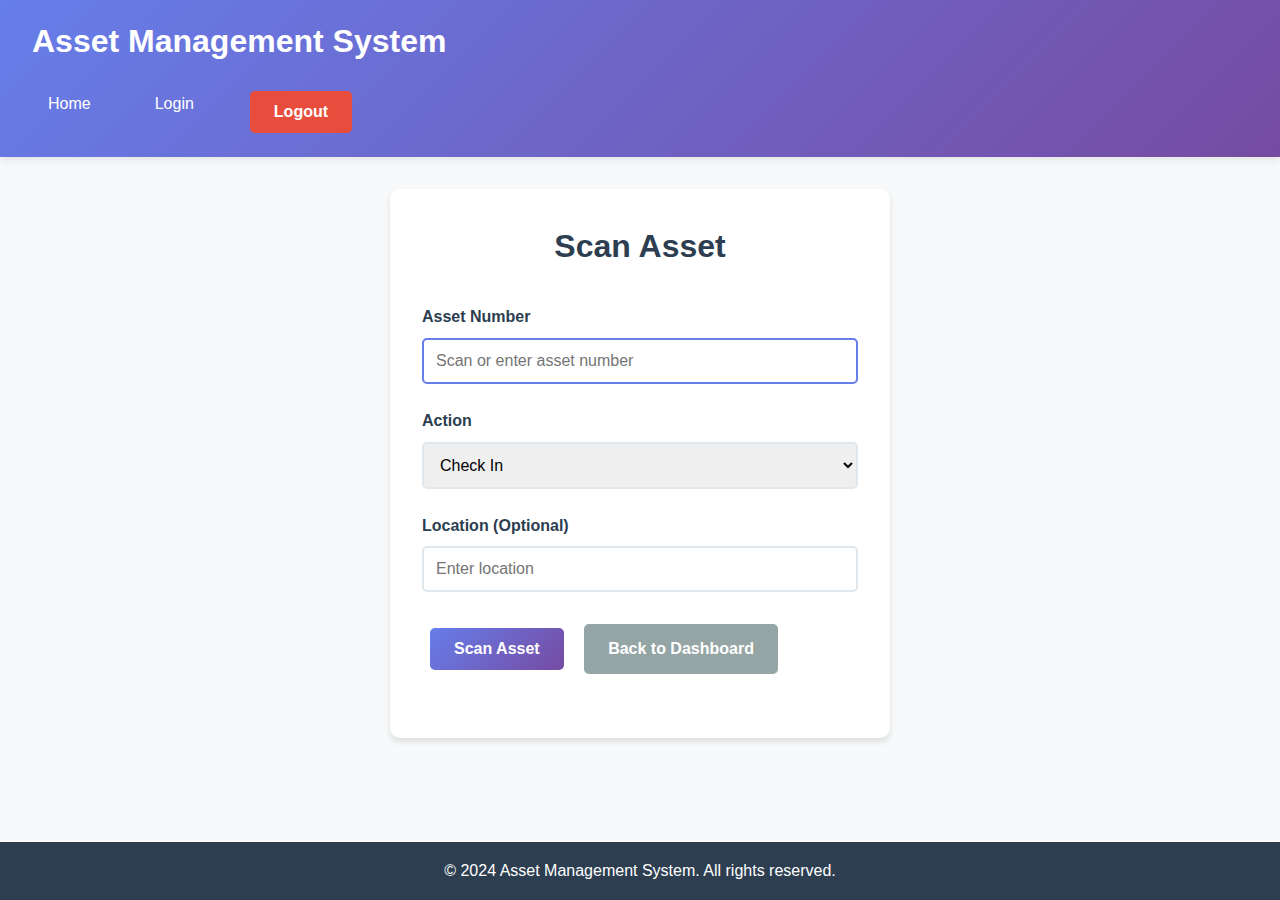
<file: scan.html>
<!DOCTYPE html>
<html lang="en">
<head>
    <meta charset="UTF-8">
    <meta name="viewport" content="width=device-width, initial-scale=1.0">
    <title>Scan Asset - Asset Management System</title>
    <link rel="stylesheet" href="styles.css">
</head>
<body>
    <div class="container">
        <header class="header">
            <h1>Asset Management System</h1>
            <nav class="nav">
                <a href="index.html" class="nav-link">Home</a>
                <a href="login.html" class="nav-link">Login</a>
                <a href="dashboard.html" class="nav-link">Dashboard</a>
                <button id="logoutBtn" class="btn btn-danger ml-auto">Logout</button>
            </nav>
        </header>

        <main class="main-content">
            <div class="form-container">
                <h2 class="form-title">Scan Asset</h2>
                
                <form id="scanForm">
                    <div class="form-group">
                        <label for="assetNumber">Asset Number</label>
                        <input type="text" id="assetNumber" name="assetNumber" required placeholder="Scan or enter asset number" autofocus>
                    </div>
                    
                    <div class="form-group">
                        <label for="action">Action</label>
                        <select id="action" name="action" required>
                            <option value="in">Check In</option>
                            <option value="out">Check Out</option>
                        </select>
                    </div>
                    
                    <div class="form-group">
                        <label for="location">Location (Optional)</label>
                        <input type="text" id="location" name="location" placeholder="Enter location">
                    </div>
                    
                    <div class="form-group">
                        <button type="submit" class="btn btn-primary">Scan Asset</button>
                        <a href="dashboard.html" class="btn btn-secondary">Back to Dashboard</a>
                    </div>
                </form>

                <!-- Asset Information Display -->
                <div id="assetInfo" class="dashboard-card mt-2x hidden">
                    <h3>Asset Information</h3>
                    <div id="assetDetails">
                        <!-- Asset details will be displayed here -->
                    </div>
                </div>
            </div>
        </main>

        <footer class="footer">
            <p>&copy; 2024 Asset Management System. All rights reserved.</p>
        </footer>
    </div>

    <script src="app.js"></script>
    <script>
        // Additional functionality for scan page
        document.getElementById('assetNumber').addEventListener('blur', function() {
            const assetNumber = this.value;
            if (assetNumber) {
                displayAssetInfo(assetNumber);
            }
        });

        // Submit on Enter to support scanner suffix
        document.getElementById('assetNumber').addEventListener('keydown', function(e) {
            if (e.key === 'Enter') {
                e.preventDefault();
                document.getElementById('scanForm').requestSubmit();
            }
        });

        function displayAssetInfo(assetNumber) {
            const assets = JSON.parse(localStorage.getItem('assets')) || [];
            const asset = assets.find(a => a.assetNumber === assetNumber);
            
            const assetInfo = document.getElementById('assetInfo');
            const assetDetails = document.getElementById('assetDetails');
            
            if (asset) {
                assetDetails.innerHTML = `
                    <p><strong>Asset Number:</strong> ${asset.assetNumber}</p>
                    <p><strong>Type:</strong> ${asset.type}</p>
                    <p><strong>Description:</strong> ${asset.description}</p>
                    <p><strong>Status:</strong> <span class="badge ${asset.status === 'available' ? 'success' : 'warning'}">${asset.status}</span></p>
                    <p><strong>Location:</strong> ${asset.location}</p>
                `;
                assetInfo.style.display = 'block';
            } else {
                assetInfo.style.display = 'none';
            }
        }
    </script>
</body>
</html>
</file>
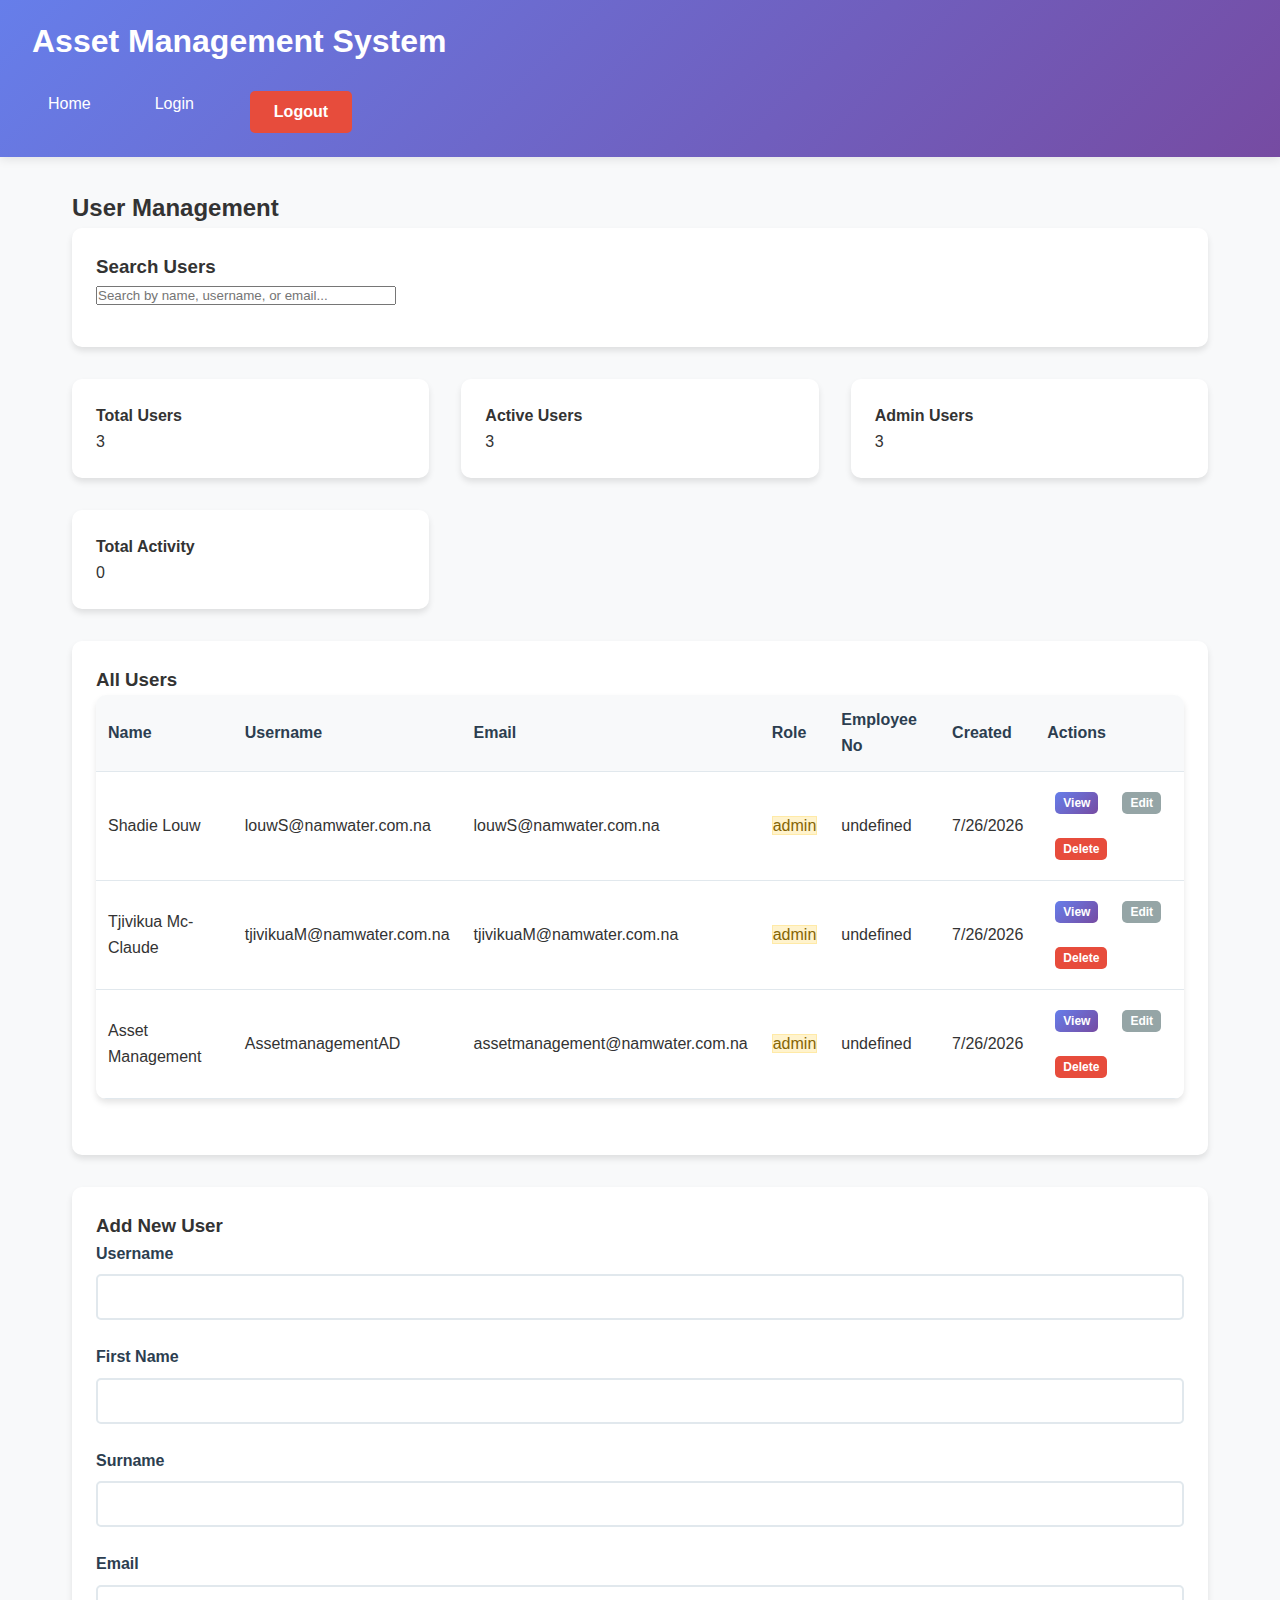
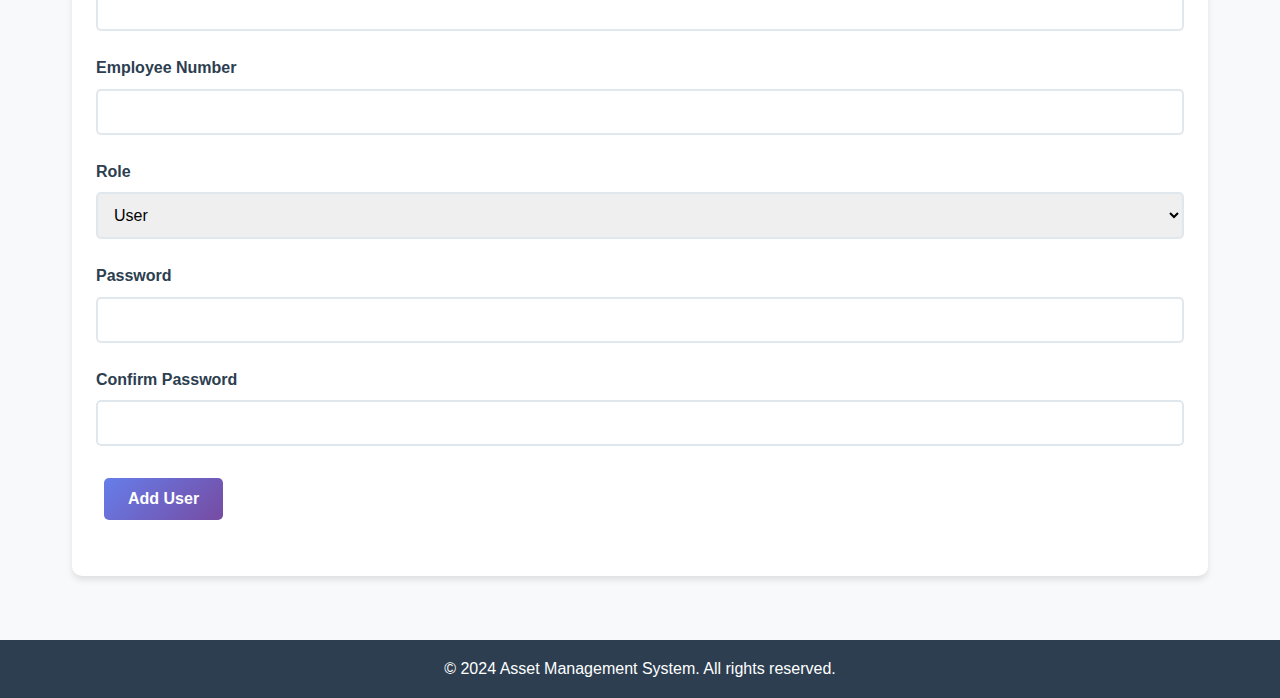
<file: users.html>
<!DOCTYPE html>
<html lang="en">
<head>
    <meta charset="UTF-8">
    <meta name="viewport" content="width=device-width, initial-scale=1.0">
    <title>User Management - Asset Management System</title>
    <link rel="stylesheet" href="styles.css">
    <style>
        .user-card {
            background: white;
            padding: 1.5rem;
            border-radius: 10px;
            box-shadow: 0 4px 6px rgba(0,0,0,0.1);
            margin-bottom: 2rem;
        }
        .user-actions {
            display: flex;
            gap: 0.5rem;
            flex-wrap: wrap;
        }
        .btn-sm {
            padding: 4px 8px;
            font-size: 0.75rem;
        }
        .search-box {
            margin-bottom: 1rem;
        }
        .search-box input {
            width: 100%;
            max-width: 300px;
        }
    </style>
</head>
<body>
    <div class="container">
        <header class="header">
            <h1>Asset Management System</h1>
            <nav class="nav">
                <a href="index.html" class="nav-link">Home</a>
                <a href="login.html" class="nav-link">Login</a>
                <a href="dashboard.html" class="nav-link">Dashboard</a>
                <button id="logoutBtn" class="btn btn-danger ml-auto">Logout</button>
            </nav>
        </header>

        <main class="main-content">
            <h2>User Management</h2>

            <!-- Search and Filter -->
            <div class="user-card">
                <h3>Search Users</h3>
                <div class="search-box">
                    <input type="text" id="userSearch" placeholder="Search by name, username, or email..." onkeyup="filterUsers()">
                </div>
            </div>

            <!-- User Statistics -->
            <div class="dashboard-grid" id="userStats">
                <!-- User statistics will be loaded here -->
            </div>

            <!-- Users List -->
            <div class="user-card">
                <h3>All Users</h3>
                <div class="table-container" id="usersList">
                    <!-- Users will be loaded here -->
                </div>
            </div>

            <!-- Add User Form -->
            <div class="user-card">
                <h3>Add New User</h3>
                <form id="addUserForm">
                    <div class="grid-auto-fit">
                        <div class="form-group">
                            <label for="newUsername">Username</label>
                            <input type="text" id="newUsername" name="username" required>
                        </div>
                        <div class="form-group">
                            <label for="newFirstname">First Name</label>
                            <input type="text" id="newFirstname" name="firstname" required>
                        </div>
                        <div class="form-group">
                            <label for="newSurname">Surname</label>
                            <input type="text" id="newSurname" name="surname" required>
                        </div>
                        <div class="form-group">
                            <label for="newEmail">Email</label>
                            <input type="email" id="newEmail" name="email" required>
                        </div>
                        <div class="form-group">
                            <label for="newEmployeeNo">Employee Number</label>
                            <input type="number" id="newEmployeeNo" name="employeeNo" required>
                        </div>
                        <div class="form-group">
                            <label for="newRole">Role</label>
                            <select id="newRole" name="role" required>
                                <option value="user">User</option>
                                <option value="admin">Admin</option>
                                <option value="manager">Manager</option>
                            </select>
                        </div>
                        <div class="form-group">
                            <label for="newPassword">Password</label>
                            <input type="password" id="newPassword" name="password" required>
                        </div>
                        <div class="form-group">
                            <label for="newConfirmPassword">Confirm Password</label>
                            <input type="password" id="newConfirmPassword" name="confirmPassword" required>
                        </div>
                    </div>
                    <div class="form-group">
                        <button type="submit" class="btn btn-primary">Add User</button>
                    </div>
                </form>
            </div>
        </main>

        <footer class="footer">
            <p>&copy; 2024 Asset Management System. All rights reserved.</p>
        </footer>
    </div>

    <script src="app.js"></script>
    <script>
        // User management functionality
        function loadUsers() {
            const users = JSON.parse(localStorage.getItem('users')) || [];
            const transactions = JSON.parse(localStorage.getItem('transactions')) || [];
            const assets = JSON.parse(localStorage.getItem('assets')) || [];

            // Generate user statistics
            const totalUsers = users.length;
            const activeUsers = users.filter(u => u.role !== 'inactive').length;
            const adminUsers = users.filter(u => u.role === 'admin').length;
            const totalUserActivity = transactions.length;

            const statsHTML = `
                <div class="dashboard-card">
                    <h4>Total Users</h4>
                    <p class="stat-number">${totalUsers}</p>
                </div>
                <div class="dashboard-card">
                    <h4>Active Users</h4>
                    <p class="stat-number">${activeUsers}</p>
                </div>
                <div class="dashboard-card">
                    <h4>Admin Users</h4>
                    <p class="stat-number">${adminUsers}</p>
                </div>
                <div class="dashboard-card">
                    <h4>Total Activity</h4>
                    <p class="stat-number">${totalUserActivity}</p>
                </div>
            `;

            document.getElementById('userStats').innerHTML = statsHTML;

            // Generate users list
            if (users.length === 0) {
                document.getElementById('usersList').innerHTML = '<p>No users found.</p>';
                return;
            }

            const tableHTML = `
                <table>
                    <thead>
                        <tr>
                            <th>Name</th>
                            <th>Username</th>
                            <th>Email</th>
                            <th>Role</th>
                            <th>Employee No</th>
                            <th>Created</th>
                            <th>Actions</th>
                        </tr>
                    </thead>
                    <tbody>
                        ${users.map(user => {
                            const userTransactions = transactions.filter(t => t.userId === user.id).length;
                            const userAssets = assets.filter(a => a.assignedTo === user.id).length;
                            
                            return `
                                <tr>
                                    <td>${user.firstname} ${user.surname}</td>
                                    <td>${user.username}</td>
                                    <td>${user.email}</td>
                                    <td><span class="badge ${user.role === 'admin' ? 'warning' : 'success'}">${user.role}</span></td>
                                    <td>${user.employeeNo}</td>
                                    <td>${new Date(user.createdAt).toLocaleDateString()}</td>
                                    <td>
                                        <div class="user-actions">
                                            <button onclick="viewUserDetails(${user.id})" class="btn btn-primary btn-sm">View</button>
                                            <button onclick="editUser(${user.id})" class="btn btn-secondary btn-sm">Edit</button>
                                            <button onclick="deleteUser(${user.id})" class="btn btn-danger btn-sm">Delete</button>
                                        </div>
                                    </td>
                                </tr>
                            `;
                        }).join('')}
                    </tbody>
                </table>
            `;

            document.getElementById('usersList').innerHTML = tableHTML;
        }

        function filterUsers() {
            const searchTerm = document.getElementById('userSearch').value.toLowerCase();
            const rows = document.querySelectorAll('#usersList tbody tr');
            
            rows.forEach(row => {
                const text = row.textContent.toLowerCase();
                row.style.display = text.includes(searchTerm) ? '' : 'none';
            });
        }

        function viewUserDetails(userId) {
            const users = JSON.parse(localStorage.getItem('users')) || [];
            const transactions = JSON.parse(localStorage.getItem('transactions')) || [];
            const assets = JSON.parse(localStorage.getItem('assets')) || [];
            
            const user = users.find(u => u.id === userId);
            if (!user) return;

            const userTransactions = transactions.filter(t => t.userId === userId);
            const userAssets = assets.filter(a => a.assignedTo === userId);

            const detailsHTML = `
                <h4>User Details</h4>
                <p><strong>Name:</strong> ${user.firstname} ${user.surname}</p>
                <p><strong>Username:</strong> ${user.username}</p>
                <p><strong>Email:</strong> ${user.email}</p>
                <p><strong>Employee No:</strong> ${user.employeeNo}</p>
                <p><strong>Role:</strong> ${user.role}</p>
                <p><strong>Created:</strong> ${new Date(user.createdAt).toLocaleDateString()}</p>
                <p><strong>Total Transactions:</strong> ${userTransactions.length}</p>
                <p><strong>Assigned Assets:</strong> ${userAssets.length}</p>
            `;

            alert(detailsHTML.replace(/<[^>]*>/g, ''));
        }

        function editUser(userId) {
            const users = JSON.parse(localStorage.getItem('users')) || [];
            const user = users.find(u => u.id === userId);
            if (!user) return;

            // For simplicity, we'll use prompts. In a real app, you'd have a modal form
            const newRole = prompt('Enter new role (user/admin/manager):', user.role);
            if (newRole && ['user', 'admin', 'manager'].includes(newRole)) {
                user.role = newRole;
                localStorage.setItem('users', JSON.stringify(users));
                loadUsers();
                alert('User updated successfully!');
            }
        }

        function deleteUser(userId) {
            if (!confirm('Are you sure you want to delete this user? This action cannot be undone.')) {
                return;
            }

            const users = JSON.parse(localStorage.getItem('users')) || [];
            const updatedUsers = users.filter(u => u.id !== userId);
            localStorage.setItem('users', JSON.stringify(updatedUsers));
            loadUsers();
            alert('User deleted successfully!');
        }

        // Add user form handler
        document.getElementById('addUserForm').addEventListener('submit', function(e) {
            e.preventDefault();
            const formData = new FormData(e.target);
            
            const userData = {
                id: Date.now(),
                username: formData.get('username'),
                password: formData.get('password'),
                confirmPassword: formData.get('confirmPassword'),
                firstname: formData.get('firstname'),
                surname: formData.get('surname'),
                employeeNo: formData.get('employeeNo'),
                email: formData.get('email'),
                role: formData.get('role'),
                createdAt: new Date().toISOString()
            };

            // Validation
            if (userData.password !== userData.confirmPassword) {
                alert('Passwords do not match!');
                return;
            }

            const users = JSON.parse(localStorage.getItem('users')) || [];
            if (users.find(user => user.username === userData.username)) {
                alert('Username already exists!');
                return;
            }

            // Hash password
            userData.password = btoa(userData.password);
            delete userData.confirmPassword;

            users.push(userData);
            localStorage.setItem('users', JSON.stringify(users));
            
            e.target.reset();
            loadUsers();
            alert('User added successfully!');
        });

        // Load users when page loads
        document.addEventListener('DOMContentLoaded', function() {
            loadUsers();
        });
    </script>
</body>
</html>
</file>
<file: styles.css>
/* Reset and base styles */
* {
    margin: 0;
    padding: 0;
    box-sizing: border-box;
}

body {
    font-family: 'Segoe UI', Tahoma, Geneva, Verdana, sans-serif;
    line-height: 1.6;
    color: #333;
    background-color: #f8f9fa;
}

.container {
    min-height: 100vh;
    display: flex;
    flex-direction: column;
}

/* Header styles */
.header {
    background: linear-gradient(135deg, #667eea 0%, #764ba2 100%);
    color: white;
    padding: 1rem 2rem;
    box-shadow: 0 2px 10px rgba(0,0,0,0.1);
}

.header h1 {
    margin-bottom: 1rem;
    font-size: 2rem;
    font-weight: 700;
}

.nav {
    display: flex;
    gap: 2rem;
    flex-wrap: wrap;
}

.nav-link {
    color: white;
    text-decoration: none;
    padding: 0.5rem 1rem;
    border-radius: 5px;
    transition: all 0.3s ease;
    font-weight: 500;
}

.nav-link:hover,
.nav-link.active {
    background-color: rgba(255,255,255,0.2);
    transform: translateY(-2px);
}

/* Main content */
.main-content {
    flex: 1;
    padding: 2rem;
    max-width: 1200px;
    margin: 0 auto;
    width: 100%;
}

.welcome-section {
    text-align: center;
    margin-bottom: 3rem;
}

.welcome-section h2 {
    font-size: 2.5rem;
    margin-bottom: 1rem;
    color: #2c3e50;
}

.welcome-section p {
    font-size: 1.2rem;
    color: #7f8c8d;
    margin-bottom: 3rem;
}

/* Feature grid */
.feature-grid {
    display: grid;
    grid-template-columns: repeat(auto-fit, minmax(250px, 1fr));
    gap: 2rem;
    margin-bottom: 3rem;
}

.feature-card {
    background: white;
    padding: 2rem;
    border-radius: 10px;
    box-shadow: 0 4px 6px rgba(0,0,0,0.1);
    transition: transform 0.3s ease, box-shadow 0.3s ease;
    text-align: center;
}

.feature-card:hover {
    transform: translateY(-5px);
    box-shadow: 0 8px 25px rgba(0,0,0,0.15);
}

.feature-card h3 {
    color: #2c3e50;
    margin-bottom: 1rem;
    font-size: 1.3rem;
}

.feature-card p {
    color: #7f8c8d;
}

/* Buttons */
.btn {
    display: inline-block;
    padding: 12px 24px;
    text-decoration: none;
    border-radius: 5px;
    font-weight: 600;
    transition: all 0.3s ease;
    border: none;
    cursor: pointer;
    font-size: 1rem;
    margin: 0.5rem;
}

.btn-primary {
    background: linear-gradient(135deg, #667eea 0%, #764ba2 100%);
    color: white;
}

.btn-primary:hover {
    transform: translateY(-2px);
    box-shadow: 0 5px 15px rgba(102, 126, 234, 0.4);
}

.btn-secondary {
    background: #95a5a6;
    color: white;
}

.btn-secondary:hover {
    background: #7f8c8d;
    transform: translateY(-2px);
}

.btn-danger {
    background: #e74c3c;
    color: white;
}

.btn-danger:hover {
    background: #c0392b;
}

.btn-success {
    background: #27ae60;
    color: white;
}

.btn-success:hover {
    background: #229954;
}

/* Form styles */
.form-container {
    background: white;
    padding: 2rem;
    border-radius: 10px;
    box-shadow: 0 4px 6px rgba(0,0,0,0.1);
    max-width: 500px;
    margin: 0 auto;
}

.form-group {
    margin-bottom: 1.5rem;
}

.form-group label {
    display: block;
    margin-bottom: 0.5rem;
    font-weight: 600;
    color: #2c3e50;
}

.form-group input,
.form-group select,
.form-group textarea {
    width: 100%;
    padding: 12px;
    border: 2px solid #e1e8ed;
    border-radius: 5px;
    font-size: 1rem;
    transition: border-color 0.3s ease;
}

.form-group input:focus,
.form-group select:focus,
.form-group textarea:focus {
    outline: none;
    border-color: #667eea;
}

.form-title {
    text-align: center;
    margin-bottom: 2rem;
    color: #2c3e50;
    font-size: 2rem;
}

/* Notification styles */
.notification {
    padding: 1rem;
    border-radius: 5px;
    margin-bottom: 1rem;
    font-weight: 500;
}

.success {
    background-color: #d4edda;
    color: #155724;
    border: 1px solid #c3e6cb;
}

.error {
    background-color: #f8d7da;
    color: #721c24;
    border: 1px solid #f5c6cb;
}

.warning {
    background-color: #fff3cd;
    color: #856404;
    border: 1px solid #ffeaa7;
}

/* Dashboard styles */
.dashboard-grid {
    display: grid;
    grid-template-columns: repeat(auto-fit, minmax(300px, 1fr));
    gap: 2rem;
    margin-bottom: 2rem;
}

.dashboard-card {
    background: white;
    padding: 1.5rem;
    border-radius: 10px;
    box-shadow: 0 4px 6px rgba(0,0,0,0.1);
}

.dashboard-card h3 {
    color: #2c3e50;
    margin-bottom: 1rem;
    border-bottom: 2px solid #e1e8ed;
    padding-bottom: 0.5rem;
}

/* Table styles */
.table-container {
    background: white;
    border-radius: 10px;
    box-shadow: 0 4px 6px rgba(0,0,0,0.1);
    overflow: hidden;
    margin-bottom: 2rem;
}

table {
    width: 100%;
    border-collapse: collapse;
}

th, td {
    padding: 12px;
    text-align: left;
    border-bottom: 1px solid #e1e8ed;
}

th {
    background-color: #f8f9fa;
    font-weight: 600;
    color: #2c3e50;
}

tr:hover {
    background-color: #f8f9fa;
}

/* Footer */
.footer {
    background: #2c3e50;
    color: white;
    text-align: center;
    padding: 1rem;
    margin-top: auto;
}

/* Responsive design */
@media (max-width: 768px) {
    .header {
        padding: 1rem;
    }
    
    .nav {
        flex-direction: column;
        gap: 1rem;
    }
    
    .main-content {
        padding: 1rem;
    }
    
    .welcome-section h2 {
        font-size: 2rem;
    }
    
    .feature-grid {
        grid-template-columns: 1fr;
    }
    
    .dashboard-grid {
        grid-template-columns: 1fr;
    }
    
    .table-container {
        overflow-x: auto;
    }
}

/* Utility classes */
.text-center {
    text-align: center;
}

.mb-2 {
    margin-bottom: 1rem;
}

.mt-2 {
    margin-top: 1rem;
}

.hidden {
    display: none;
}

/* Loading spinner */
.spinner {
    border: 4px solid #f3f3f3;
    border-top: 4px solid #667eea;
    border-radius: 50%;
    width: 40px;
    height: 40px;
    animation: spin 1s linear infinite;
    margin: 20px auto;
}

@keyframes spin {
    0% { transform: rotate(0deg); }
    100% { transform: rotate(360deg); }
}
</file>
